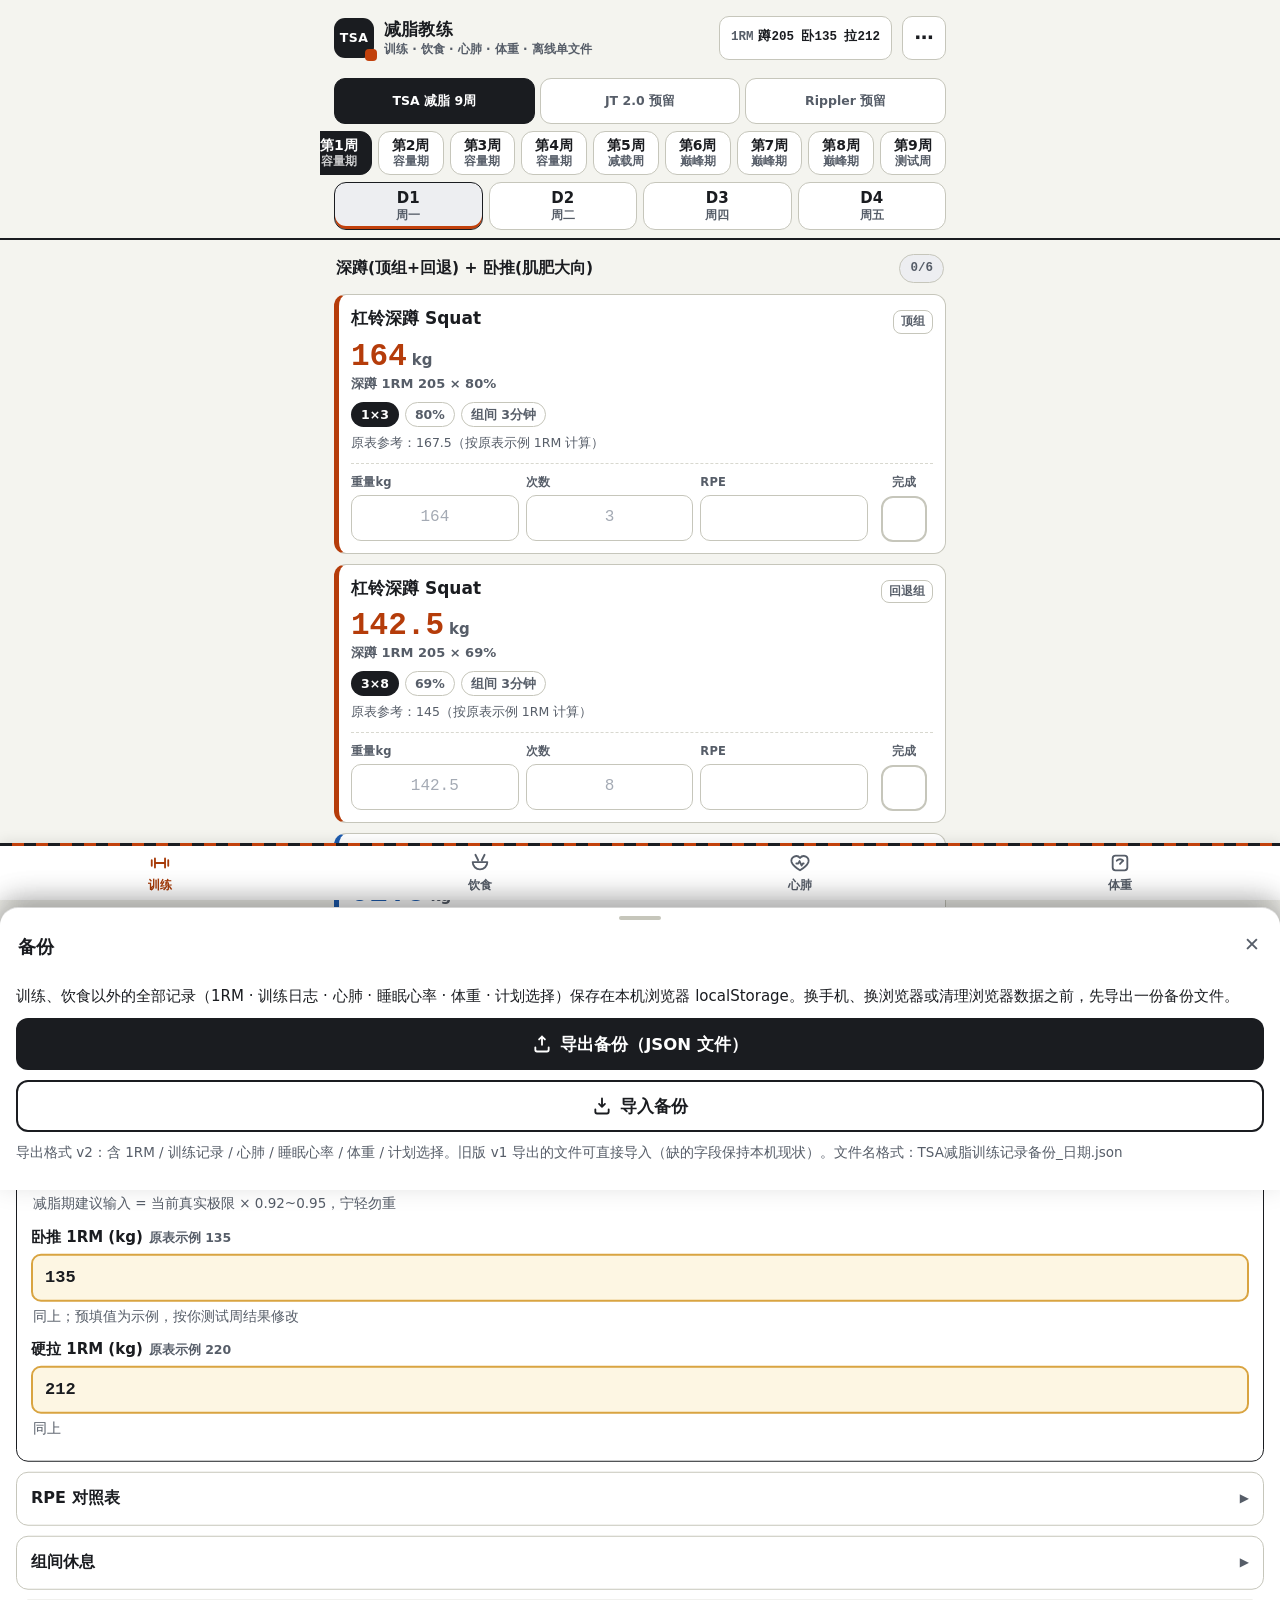
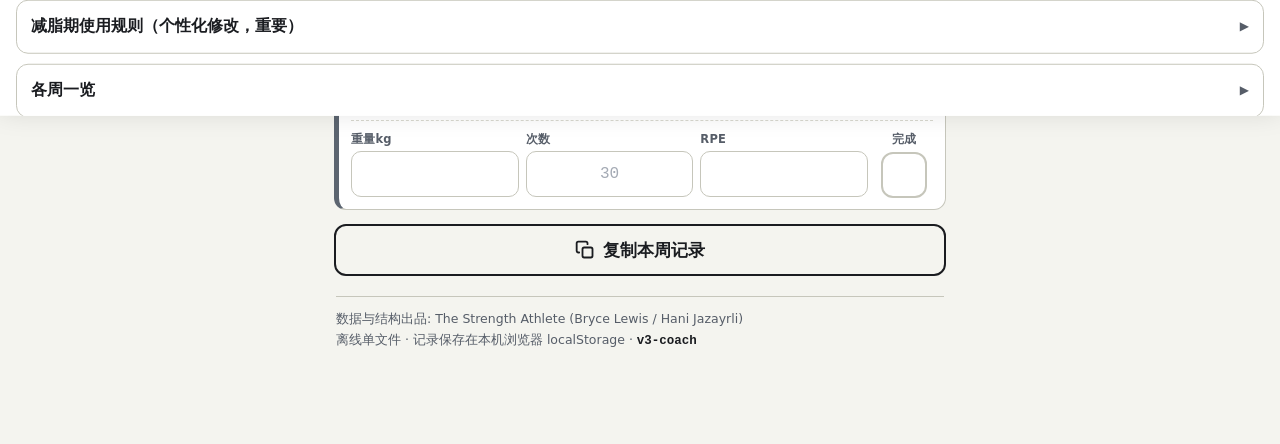
<file: index.html>
<!DOCTYPE html>
<html lang="zh-CN">
<head>
<meta charset="UTF-8">
<meta name="viewport" content="width=device-width, initial-scale=1, viewport-fit=cover">
<meta name="color-scheme" content="light">
<meta name="generator" content="build_html_v3 v3-coach">
<title>TSA 减脂教练 · 训练 饮食 心肺 体重</title>
<style>
/* TSA 减脂版训练表 v2-mobile — industrial "iron & chalk" design system
   Tokens: all colors/spacing/radii/typography flow from :root. */
:root {
  --bg: #f4f4ef;
  --card: #ffffff;
  --ink: #1a1c20;
  --ink2: #565d68;
  --line: #d8d8cf;
  --line2: #c6c6bb;
  --accent: #c2410c;
  --accent-deep: #a63a08;
  --squat: #b53c0a;
  --bench: #1d5cb0;
  --dead: #0a7a48;
  --aux: #5c6570;
  --soft: #edeef1;
  --ok: #0a7a48;
  --ok-bg: #eef8f2;
  --warn-bg: #fdf3e7;
  --warn-bd: #eacba4;
  --warn-tx: #7a3808;
  --rm-bg: #fdf6e3;
  --rm-bd: #d9a441;
  --rm-bd2: #b07d1e;
  --r-card: 12px;
  --font: system-ui, -apple-system, "PingFang SC", "HarmonyOS Sans SC", "Microsoft YaHei", "Noto Sans CJK SC", sans-serif;
  --mono: ui-monospace, "SF Mono", SFMono-Regular, Menlo, Consolas, "Liberation Mono", "Courier New", monospace;
}

* { box-sizing: border-box; margin: 0; padding: 0; -webkit-tap-highlight-color: rgba(194, 65, 12, .14); }
html { -webkit-text-size-adjust: 100%; }
body {
  font-family: var(--font);
  font-size: 15px;
  line-height: 1.55;
  color: var(--ink);
  background: var(--bg);
  padding-bottom: calc(84px + env(safe-area-inset-bottom, 0px));
  word-break: break-word;
  overflow-wrap: anywhere;
}
button, input, textarea { font: inherit; color: inherit; }
button, .chip, .dtab, .navbtn, input, label { touch-action: manipulation; }
:focus-visible { outline: 3px solid rgba(194, 65, 12, .5); outline-offset: 2px; }
input[type="number"]::-webkit-outer-spin-button,
input[type="number"]::-webkit-inner-spin-button { -webkit-appearance: none; margin: 0; }
input[type="number"] { -moz-appearance: textfield; appearance: textfield; }

/* ---------- page head (scrolls away) ---------- */
.pagehead {
  display: flex; align-items: center; gap: 10px;
  padding: 16px 14px 10px;
  max-width: 640px; margin: 0 auto;
}
.logo {
  flex: none; width: 40px; height: 40px;
  background: var(--ink); color: #fff;
  border-radius: 11px;
  display: grid; place-content: center;
  font-size: 12.5px; font-weight: 900; letter-spacing: .04em;
  position: relative;
}
.logo::after {
  content: ""; position: absolute; right: -3px; bottom: -3px;
  width: 12px; height: 12px; background: var(--accent); border-radius: 4px;
}
.brand { flex: 1; min-width: 0; }
.brand .t { font-size: 17px; font-weight: 900; letter-spacing: .01em; line-height: 1.3; }
.brand .s { font-size: 12px; color: var(--ink2); font-weight: 600; }
.rmjump {
  flex: none; min-height: 44px;
  border: 1.5px solid var(--line2); background: var(--card);
  border-radius: 10px; padding: 4px 11px;
  font-size: 12.5px; font-weight: 700; color: var(--ink2);
  font-family: var(--mono);
  cursor: pointer; display: flex; align-items: center; gap: 5px;
}
.rmjump b { color: var(--ink); font-weight: 800; }

/* ---------- sticky bar: week chips + day tabs ---------- */
.sticky {
  position: sticky; top: 0; z-index: 40;
  background: var(--bg);
  border-bottom: 2px solid var(--ink);
  padding: 6px 0 8px;
}
.chips {
  display: flex; gap: 6px;
  overflow-x: auto;
  max-width: 640px; margin: 0 auto;
  padding: 2px 14px 7px;
  scrollbar-width: none;
  -webkit-overflow-scrolling: touch;
  scroll-snap-type: x proximity;
}
.chips::-webkit-scrollbar { display: none; }
.chip {
  flex: 0 0 auto; min-height: 44px;
  display: flex; flex-direction: column; align-items: center; justify-content: center;
  padding: 4px 13px;
  border-radius: 12px;
  border: 1.5px solid var(--line2);
  background: var(--card);
  scroll-snap-align: center;
  cursor: pointer;
}
.chip .w { font-size: 14px; font-weight: 800; line-height: 1.25; }
.chip .p { font-size: 11.5px; color: var(--ink2); line-height: 1.3; font-weight: 600; }
.chip.on { background: var(--ink); border-color: var(--ink); }
.chip.on .w { color: #fff; }
.chip.on .p { color: rgba(255, 255, 255, .78); }
.chip:active, .dtab:active, .navbtn:active { transform: translateY(1px); }

.daytabs {
  display: grid; grid-template-columns: repeat(4, 1fr); gap: 6px;
  max-width: 640px; margin: 0 auto;
  padding: 0 14px;
}
.dtab {
  min-height: 48px;
  border: 1.5px solid var(--line2);
  background: var(--card);
  border-radius: 12px;
  display: flex; flex-direction: column; align-items: center; justify-content: center;
  gap: 1px; cursor: pointer;
}
.dtab .d { font-size: 15px; font-weight: 800; line-height: 1.2; }
.dtab .wd { font-size: 11.5px; color: var(--ink2); font-weight: 600; line-height: 1.25; }
.dtab.on { background: var(--soft); border-color: var(--ink); box-shadow: inset 0 -3px 0 var(--accent); }

/* ---------- main flow ---------- */
.view { max-width: 640px; margin: 0 auto; padding: 12px 14px 0; }
.dayhead { display: flex; align-items: center; gap: 10px; padding: 2px 2px 11px; }
.dayhead .core { flex: 1; min-width: 0; font-size: 15.5px; font-weight: 800; line-height: 1.45; overflow-wrap: anywhere; }
.prog {
  flex: none; font-size: 12.5px; font-weight: 800; font-family: var(--mono);
  background: var(--soft); border: 1.5px solid var(--line2); color: var(--ink2);
  padding: 4px 10px; border-radius: 999px;
}
.prog.done { background: var(--ok-bg); border-color: var(--ok); color: var(--ok); }

.cards { display: flex; flex-direction: column; gap: 10px; }
.card {
  background: var(--card);
  border: 1.5px solid var(--line2);
  border-left: 5px solid var(--aux);
  border-radius: var(--r-card);
  padding: 12px 12px 11px;
  animation: rise .3s both;
  animation-delay: calc(var(--i) * 45ms);
}
.card.squat { border-left-color: var(--squat); }
.card.bench { border-left-color: var(--bench); }
.card.dead { border-left-color: var(--dead); }
.card.rest { border-left-color: var(--aux); background: var(--soft); }
.card.rest .c-name { color: var(--ink2); }
.card.done { background: #f6faf7; }
.card.done .c-name { color: var(--ink2); }
.card.done .hero .num { opacity: .55; }
@keyframes rise { from { opacity: 0; transform: translateY(7px); } to { opacity: 1; transform: none; } }
@media (prefers-reduced-motion: reduce) { .card { animation: none; } }

.c-head { display: flex; align-items: flex-start; gap: 8px; }
.c-name { font-size: 17px; font-weight: 650; line-height: 1.4; flex: 1; min-width: 0; overflow-wrap: anywhere; }
.tag {
  flex: none; margin-top: 3px;
  font-size: 11.5px; font-weight: 800; color: var(--ink2);
  border: 1.5px solid var(--line2); border-radius: 8px; padding: 2px 7px;
}

.c-hero { margin: 5px 0 2px; }
.hero { display: flex; align-items: baseline; gap: 5px; }
.hero .num {
  font-family: var(--mono); font-variant-numeric: tabular-nums;
  font-size: 31px; font-weight: 900; line-height: 1.15;
  color: var(--squat);
}
.card.bench .hero .num { color: var(--bench); }
.card.dead .hero .num { color: var(--dead); }
.hero .num.free { color: var(--ink); }
.hero .unit { font-size: 15px; font-weight: 800; color: var(--ink2); }
.hero-sub { font-size: 13px; color: var(--ink2); font-weight: 600; line-height: 1.45; }
button.hero-sub.warn-missing {
  border: 0; background: none; padding: 2px 0;
  color: var(--accent-deep); font-weight: 800;
  text-decoration: underline; cursor: pointer;
  min-height: 32px; text-align: left;
}

.chips-row { display: flex; flex-wrap: wrap; gap: 6px; margin-top: 8px; }
.chips-row:empty { display: none; }
.mchip {
  font-size: 12.5px; font-weight: 800;
  background: var(--ink); color: #fff;
  border-radius: 999px; padding: 3px 10px;
}
.chipx {
  font-size: 12.5px; font-weight: 700; color: var(--ink2);
  border: 1.5px solid var(--line2); border-radius: 999px; padding: 2px 9px;
}
.chipx.cap { color: var(--accent-deep); border-color: var(--accent); background: var(--warn-bg); }

.orig { font-size: 12.5px; color: var(--ink2); margin-top: 7px; font-weight: 500; line-height: 1.5; }
.c-note {
  margin-top: 8px; font-size: 15px; line-height: 1.5;
  color: var(--warn-tx); background: var(--warn-bg);
  border: 1px solid var(--warn-bd);
  border-radius: 9px; padding: 7px 10px;
  overflow-wrap: anywhere;
}
.c-note.n { color: var(--ink2); background: var(--soft); border-color: transparent; }

.logrow {
  display: grid;
  grid-template-columns: minmax(0, 1fr) minmax(0, 1fr) minmax(0, 1fr) 58px;
  gap: 7px; margin-top: 10px; padding-top: 10px;
  border-top: 1.5px dashed var(--line);
}
.lg { display: flex; flex-direction: column; gap: 3px; min-width: 0; }
.lg > span { font-size: 11.5px; font-weight: 800; color: var(--ink2); letter-spacing: .02em; }
.lg input[type="number"] {
  width: 100%; min-height: 46px;
  border: 1.5px solid var(--line2); border-radius: 10px;
  background: #fff;
  font-size: 16px; font-weight: 700; font-family: var(--mono);
  padding: 4px 6px; text-align: center;
}
.lg input[type="number"]:focus { outline: 3px solid #f3c9a8; border-color: var(--accent-deep); }
.lg input[type="number"]::placeholder { color: #a4aab4; font-weight: 500; }
.lg input[type="number"][data-filled="1"] { border-color: var(--ok); background: var(--ok-bg); }
.lg.check { align-items: center; }
.lg.check input[type="checkbox"] {
  appearance: none; -webkit-appearance: none;
  width: 46px; height: 46px;
  border: 2px solid var(--line2); border-radius: 12px;
  background: #fff;
  display: grid; place-content: center;
  cursor: pointer; margin-top: 1px;
}
.lg.check input[type="checkbox"]:checked { background: var(--ok); border-color: var(--ok); animation: pop .16s; }
.lg.check input[type="checkbox"]:checked::after { content: "✓"; color: #fff; font-size: 22px; font-weight: 900; }
@keyframes pop { 50% { transform: scale(1.1); } }

.fallback-ta {
  width: 100%; min-height: 200px; margin: 10px 0;
  border: 1.5px solid var(--line2); border-radius: 10px;
  padding: 10px; font-family: var(--mono); font-size: 13px; line-height: 1.5;
}

.foot {
  margin: 20px 2px 8px; padding-top: 12px;
  border-top: 1.5px solid var(--line2);
  font-size: 12.5px; color: var(--ink2); line-height: 1.65;
}
.foot b { color: var(--ink); font-family: var(--mono); font-weight: 800; }

/* ---------- bottom nav (candy-stripe top edge = signature) ---------- */
.bnav {
  position: fixed; left: 0; right: 0; bottom: 0; z-index: 50;
  background: var(--card);
  box-shadow: 0 -2px 12px rgba(0, 0, 0, .09);
  padding-bottom: env(safe-area-inset-bottom, 0px);
}
.bnav::before {
  content: ""; display: block; height: 3px;
  background: repeating-linear-gradient(90deg, var(--ink) 0 12px, var(--accent) 12px 24px);
}
.bnav .row { display: grid; grid-template-columns: repeat(4, 1fr); }
.navbtn {
  min-height: 54px;
  display: flex; flex-direction: column; align-items: center; justify-content: center;
  gap: 2px;
  background: none; border: 0;
  color: var(--ink2);
  font-size: 12px; font-weight: 700;
  cursor: pointer;
}
.navbtn svg { width: 22px; height: 22px; stroke: currentColor; fill: none; stroke-width: 2; stroke-linecap: round; stroke-linejoin: round; }
.navbtn.on { color: var(--accent-deep); }

/* ---------- sheets ---------- */
.backdrop {
  position: fixed; inset: 0; z-index: 58;
  background: rgba(23, 25, 29, .45);
  opacity: 0; pointer-events: none; transition: opacity .22s;
}
.backdrop.show { opacity: 1; pointer-events: auto; }
.sheet {
  position: fixed; left: 0; right: 0; bottom: 0; z-index: 60;
  background: var(--card);
  border-radius: 18px 18px 0 0;
  transform: translateY(103%);
  transition: transform .26s cubic-bezier(.32, .72, .24, 1);
  max-height: 88vh;
  display: flex; flex-direction: column;
  box-shadow: 0 -8px 30px rgba(0, 0, 0, .18);
}
.sheet.open { transform: translateY(0); }
.sheet-grab { width: 42px; height: 4px; border-radius: 99px; background: var(--line2); margin: 8px auto 0; flex: none; }
.sheet-head { display: flex; align-items: center; gap: 10px; padding: 8px 18px 8px; flex: none; }
.sheet-head h2 { font-size: 18px; font-weight: 800; flex: 1; }
.sheet-x {
  width: 44px; height: 44px; margin: -6px -12px 0 0;
  border: 0; background: none;
  font-size: 19px; color: var(--ink2);
  display: grid; place-content: center; cursor: pointer;
}
.sheet-body {
  overflow-y: auto; -webkit-overflow-scrolling: touch;
  padding: 2px 16px calc(22px + env(safe-area-inset-bottom, 0px));
}

/* manual accordion sections */
.msec { border: 1.5px solid var(--line2); border-radius: 12px; margin: 10px 0; background: var(--card); overflow: hidden; }
.msec.open { border-color: var(--ink); }
.msec-h {
  width: 100%; min-height: 52px;
  display: flex; align-items: center; gap: 10px;
  padding: 10px 14px;
  background: none; border: 0; text-align: left;
  font-size: 16px; font-weight: 800;
  cursor: pointer;
}
.msec-h .chev { margin-left: auto; flex: none; color: var(--ink2); font-size: 12px; transition: transform .18s; }
.msec.open .msec-h .chev { transform: rotate(90deg); }
.msec-b { display: none; padding: 2px 14px 12px; }
.msec.open .msec-b { display: block; }
.msec-b p {
  font-size: 15px; line-height: 1.6;
  margin: 6px 0; padding: 7px 10px;
  background: var(--soft);
  border-left: 4px solid var(--ink);
  border-radius: 0 8px 8px 0;
  overflow-wrap: anywhere;
}
.msec-b p.warn { border-left-color: var(--accent); background: var(--warn-bg); color: var(--warn-tx); }
.msec-b p.plain { background: none; border: 0; padding: 4px 2px; color: var(--ink2); }

.rmrow { margin: 12px 0 4px; }
.rmrow label { display: flex; align-items: baseline; gap: 6px; flex-wrap: wrap; margin-bottom: 5px; }
.rmrow label .lb { font-size: 15px; font-weight: 800; }
.rmrow label .cap { font-size: 12.5px; color: var(--ink2); font-weight: 600; }
.rmrow input {
  width: 100%; min-height: 48px;
  border: 2px solid var(--rm-bd);
  background: var(--rm-bg);
  border-radius: 10px;
  padding: 6px 12px;
  font-size: 17px; font-weight: 800; font-family: var(--mono);
}
.rmrow input:focus { outline: 3px solid #f0c778; border-color: var(--rm-bd2); }
.rmrow .hint { font-size: 13.5px; color: var(--ink2); margin: 4px 2px 10px; line-height: 1.5; }

/* backup sheet */
.bdesc { font-size: 15px; line-height: 1.6; color: var(--ink); margin: 8px 0 4px; }
.bnote { font-size: 13.5px; line-height: 1.6; color: var(--ink2); margin: 8px 0 4px; }
.bigbtn {
  width: 100%; min-height: 52px;
  border: 0; border-radius: 12px;
  font-size: 16.5px; font-weight: 800;
  display: flex; align-items: center; justify-content: center; gap: 8px;
  cursor: pointer; margin: 10px 0;
}
.bigbtn.dark { background: var(--ink); color: #fff; }
.bigbtn.ghost { background: none; border: 2px solid var(--ink); color: var(--ink); }
.bigbtn:active { transform: translateY(1px); }
.bigbtn svg { width: 20px; height: 20px; stroke: currentColor; fill: none; stroke-width: 2.2; stroke-linecap: round; stroke-linejoin: round; }

/* toast */
.toast {
  position: fixed; left: 50%;
  bottom: calc(84px + env(safe-area-inset-bottom, 0px));
  transform: translateX(-50%);
  background: rgba(22, 24, 28, .94); color: #fff;
  font-size: 15px; font-weight: 700;
  padding: 11px 18px; border-radius: 999px;
  z-index: 99;
  opacity: 0; pointer-events: none; transition: opacity .25s;
  max-width: 88vw; text-align: center;
}
.toast.show { opacity: 1; }

/* ================= v3 additions — coach modules =================
   Same iron-&-chalk system: new tokens only extend :root; every new
   component reuses card / chip / seg / sheet primitives. */
:root {
  --alarm: #b3261e;
  --alarm-bg: #fcebe9;
  --alarm-bd: #e9b2ab;
  --alarm-tx: #7c2018;
}

main { max-width: 640px; margin: 0 auto; padding: 0 14px; }
.module { max-width: 640px; margin: 0 auto; padding: 12px 0 0; }

/* ---------- top-right more (⋯) button ---------- */
.morebtn {
  flex: none; width: 44px; height: 44px;
  border: 1.5px solid var(--line2); background: var(--card);
  border-radius: 10px;
  font-size: 19px; font-weight: 900; color: var(--ink);
  display: grid; place-content: center;
  cursor: pointer;
}
.morebtn:active { transform: translateY(1px); }

/* ---------- segmented control (program switcher / type / feel) ---------- */
.seg {
  display: grid; gap: 5px;
  max-width: 640px; margin: 0 auto;
  padding: 2px 14px 5px;
}
.seg.c2 { grid-template-columns: repeat(2, minmax(0, 1fr)); }
.seg.c3 { grid-template-columns: repeat(3, minmax(0, 1fr)); }
.segbtn {
  min-height: 46px;
  border: 1.5px solid var(--line2);
  background: var(--card);
  border-radius: 11px;
  font-size: 12.5px; font-weight: 800; color: var(--ink2);
  padding: 4px 5px; line-height: 1.3;
  overflow-wrap: anywhere;
  cursor: pointer;
}
.segbtn.on { background: var(--ink); border-color: var(--ink); color: #fff; }
.segbtn:active { transform: translateY(1px); }

/* ---------- module scaffolding ---------- */
.mhead { font-size: 18px; font-weight: 900; letter-spacing: .01em; padding: 2px 2px 4px; line-height: 1.35; }
.msub { font-size: 13px; color: var(--ink2); font-weight: 600; padding: 0 2px 10px; line-height: 1.5; }
.modfoot { margin: 20px 2px 8px; padding-top: 12px; border-top: 1.5px solid var(--line2); font-size: 12.5px; color: var(--ink2); line-height: 1.65; }

/* placeholder program card (JT / Rippler) */
.ph { background: var(--soft); }
.ph .hero-sub { margin-top: 4px; }

/* copy-week button at bottom of day cards */
.wkcopy { margin: 14px 0 4px; }

/* ---------- diet: week strip + meal cards ---------- */
.wstrip {
  display: grid; grid-template-columns: repeat(7, minmax(0, 1fr)); gap: 4px;
  max-width: 640px; margin: 0 auto;
  padding: 0 2px 10px;
}
.wday {
  min-height: 44px;
  border: 1.5px solid var(--line2);
  background: var(--card);
  border-radius: 9px;
  font-size: 11.5px; font-weight: 800; color: var(--ink2);
  padding: 3px 0 2px;
  cursor: pointer;
}
.wday.on { background: var(--soft); border-color: var(--ink); box-shadow: inset 0 -3px 0 var(--ok); }
.wday.today::after {
  content: ""; display: block; width: 5px; height: 5px;
  border-radius: 99px; background: var(--accent);
  margin: 2px auto 0;
}
.wday:active { transform: translateY(1px); }

.meal {
  background: var(--card);
  border: 1.5px solid var(--line2);
  border-left: 5px solid var(--ok);
  border-radius: var(--r-card);
  padding: 11px 12px 10px;
  animation: rise .3s both;
}
.meal .slot {
  display: inline-block;
  font-size: 11.5px; font-weight: 800; letter-spacing: .02em;
  color: #fff; background: var(--ok);
  border-radius: 7px; padding: 2px 8px;
  margin-bottom: 6px;
}
.meal .mtext { font-size: 15px; font-weight: 650; line-height: 1.5; overflow-wrap: anywhere; }
.meal .mrow { display: flex; flex-wrap: wrap; gap: 6px; margin-top: 7px; }
.meal .mnote { margin-top: 8px; font-size: 13.5px; color: var(--warn-tx); background: var(--warn-bg); border: 1px solid var(--warn-bd); border-radius: 9px; padding: 6px 10px; line-height: 1.5; overflow-wrap: anywhere; }

.rules {
  background: var(--card);
  border: 1.5px solid var(--line2);
  border-left: 5px solid var(--accent);
  border-radius: var(--r-card);
  padding: 11px 12px 9px;
  margin-top: 10px;
}
.rules h3 { font-size: 15.5px; font-weight: 800; margin: 2px 0 4px; }
.rules ul { list-style: none; }
.rules li {
  font-size: 15px; line-height: 1.55;
  margin: 5px 0; padding-left: 17px; position: relative;
  overflow-wrap: anywhere;
}
.rules li::before { content: "▸"; position: absolute; left: 1px; top: 0; color: var(--accent); font-weight: 900; }
.rules li.warn { color: var(--warn-tx); font-weight: 700; }
.rules li.warn::before { content: "!"; font-size: 13px; }

/* ---------- cardio / weight: forms + rows ---------- */
.form6 { display: grid; grid-template-columns: repeat(6, minmax(0, 1fr)); gap: 8px; margin-top: 8px; }
.form6 .c6 { grid-column: 1 / -1; }
.form6 .c2 { grid-column: span 2; }
.fg { display: flex; flex-direction: column; gap: 3px; min-width: 0; }
.fg > span { font-size: 11.5px; font-weight: 800; color: var(--ink2); letter-spacing: .02em; }
.fg input {
  width: 100%; min-height: 46px;
  border: 1.5px solid var(--line2); border-radius: 10px;
  background: #fff;
  font-size: 16px; font-weight: 700; font-family: var(--mono);
  padding: 4px 6px; text-align: center;
}
.fg input:focus { outline: 3px solid #f3c9a8; border-color: var(--accent-deep); }
.fg input[type="date"] { font-family: var(--font); text-align: left; padding: 4px 10px; font-weight: 700; }
.fg input[data-filled="1"] { border-color: var(--ok); background: var(--ok-bg); }
.frow { display: grid; grid-template-columns: minmax(0, 1fr) 132px; gap: 8px; }

.trend { display: flex; flex-direction: column; gap: 8px; margin-top: 8px; }
.trow {
  display: flex; flex-wrap: wrap; align-items: baseline; gap: 2px 10px;
  background: var(--card);
  border: 1.5px solid var(--line2);
  border-radius: 10px;
  padding: 8px 11px;
}
.trow .td { font-family: var(--mono); font-size: 13px; font-weight: 800; color: var(--ink); }
.trow .tt { font-size: 13px; font-weight: 800; color: var(--ink2); }
.trow .tv { font-family: var(--mono); font-size: 13.5px; font-weight: 800; color: var(--ink); }
.trow .tv.hot { color: var(--accent-deep); }
.trow .tf { margin-left: auto; font-size: 12px; font-weight: 800; color: var(--ink2); border: 1.5px solid var(--line2); border-radius: 999px; padding: 2px 9px; }
.trow .tf.good { color: var(--ok); border-color: var(--ok); }

.sparkwrap { background: var(--card); border: 1.5px solid var(--line2); border-radius: 10px; padding: 8px 10px 6px; margin-top: 8px; }
.sparkcap { font-size: 11.5px; font-weight: 800; color: var(--ink2); margin-bottom: 3px; }
.sparkcap b { color: var(--ink); font-family: var(--mono); }
svg.spark { width: 100%; height: 46px; display: block; }

.advice {
  display: flex; align-items: center; gap: 10px;
  background: var(--card);
  border: 1.5px solid var(--line2);
  border-left: 5px solid var(--accent);
  border-radius: var(--r-card);
  padding: 10px 12px;
}
.advice .chipst {
  flex: none;
  font-size: 14px; font-weight: 900; font-family: var(--mono);
  background: var(--ink); color: #fff;
  border-radius: 999px; padding: 6px 12px;
}
.advice.up .chipst { background: var(--ok); }
.advice.freeze .chipst { background: var(--alarm); }
.advice .why { font-size: 13.5px; color: var(--ink2); font-weight: 600; line-height: 1.5; }
.rulelines { font-size: 12px; color: var(--ink2); line-height: 1.7; margin-top: 6px; overflow-wrap: anywhere; }

/* ---------- red alarm cards (sleep HR / weight) ---------- */
.alarm {
  background: var(--alarm-bg);
  border: 1.5px solid var(--alarm-bd);
  border-left: 5px solid var(--alarm);
  border-radius: var(--r-card);
  padding: 10px 12px;
  margin-top: 10px;
  animation: rise .3s both;
}
.alarm .at { font-size: 15px; font-weight: 900; color: var(--alarm); margin-bottom: 3px; }
.alarm .ab { font-size: 14.5px; font-weight: 700; color: var(--alarm-tx); line-height: 1.55; overflow-wrap: anywhere; }

/* ---------- weight weekly table ---------- */
.wtable { margin-top: 8px; border: 1.5px solid var(--line2); border-radius: 10px; overflow: hidden; background: var(--card); }
.wrow {
  display: grid;
  grid-template-columns: minmax(0, 1.45fr) 28px minmax(0, 1fr) minmax(0, 1fr) minmax(0, 1.1fr);
  gap: 4px; align-items: center;
  padding: 8px 10px;
  border-bottom: 1px solid var(--line);
}
.wrow:last-child { border-bottom: 0; }
.wrow.hd { background: var(--soft); font-size: 11px; font-weight: 800; color: var(--ink2); padding: 6px 10px; }
.wrow .wl { font-size: 12.5px; font-weight: 700; overflow-wrap: anywhere; }
.wrow .wn { text-align: center; font-family: var(--mono); font-size: 12px; color: var(--ink2); }
.wrow .wm { text-align: center; font-family: var(--mono); font-size: 15px; font-weight: 800; }
.wrow .wd { text-align: center; font-family: var(--mono); font-size: 12.5px; font-weight: 800; }
.wrow .wd.down { color: var(--ok); }
.wrow .wd.up { color: var(--accent-deep); }
.wrow .wr { text-align: center; font-family: var(--mono); font-size: 12px; font-weight: 800; color: var(--ink2); }
.wrow .wr.down { color: var(--ok); }
.wrow .wr.up { color: var(--accent-deep); }

.empty {
  border: 1.5px dashed var(--line2);
  border-radius: var(--r-card);
  padding: 18px 14px;
  text-align: center;
  color: var(--ink2); font-size: 15px; font-weight: 600;
  background: var(--soft);
  margin-top: 10px;
  line-height: 1.6;
}

.statchips { display: flex; flex-wrap: wrap; gap: 6px; margin: 6px 0 2px; }

</style>
<link rel="manifest" href="manifest.webmanifest">
<meta name="theme-color" content="#17181c">
<link rel="icon" href="[data-uri]">
<script>if(location.protocol.startsWith('http')&&'serviceWorker' in navigator){window.addEventListener('load',function(){navigator.serviceWorker.register('sw.js').catch(function(){});});}</script>
</head>
<body>
<div class="pagehead">
  <div class="logo">TSA</div>
  <div class="brand">
    <div class="t">减脂教练</div>
    <div class="s">训练 · 饮食 · 心肺 · 体重 · 离线单文件</div>
  </div>
  <button class="rmjump" id="rmJump" type="button" aria-label="打开手册，设置三大项1RM">1RM <b id="rmSum"></b></button>
  <button class="morebtn" id="moreBtn" type="button" aria-label="手册与备份">⋯</button>
</div>

<header class="sticky" id="stickyBar">
  <div class="seg c3" id="progSeg" role="tablist" aria-label="选择计划"></div>
  <div class="chips" id="weekChips" role="tablist" aria-label="选择周"></div>
  <div class="daytabs" id="dayTabs" role="tablist" aria-label="选择训练日"></div>
</header>

<main id="view">
  <section class="module" id="tabTrain">
    <div class="dayhead" id="dayHead"></div>
    <div class="cards" id="cards"></div>
    <button class="bigbtn ghost wkcopy" id="btnCopyWeek" type="button">
      <svg viewBox="0 0 24 24" aria-hidden="true"><rect x="9" y="9" width="12" height="12" rx="2"/><path d="M5 15H4a2 2 0 01-2-2V4a2 2 0 012-2h9a2 2 0 012 2v1"/></svg>
      复制本周记录
    </button>
    <footer class="foot">
      <div>数据与结构出品: The Strength Athlete (Bryce Lewis / Hani Jazayrli)</div>
      <div>离线单文件 · 记录保存在本机浏览器 localStorage · <b>v3-coach</b></div>
    </footer>
  </section>

  <section class="module" id="tabDiet" hidden></section>
  <section class="module" id="tabCardio" hidden></section>
  <section class="module" id="tabWeight" hidden></section>
</main>

<nav class="bnav" id="bnav" aria-label="主导航">
  <div class="row">
    <button class="navbtn on" data-tab="train" type="button">
      <svg viewBox="0 0 24 24" aria-hidden="true"><path d="M3 9v6M6.5 7v10M17.5 7v10M21 9v6M6.5 12h11"/></svg>
      <span>训练</span>
    </button>
    <button class="navbtn" data-tab="diet" type="button">
      <svg viewBox="0 0 24 24" aria-hidden="true"><path d="M7 3l3 6M17 3l-3 6M4 11h16a8 8 0 01-16 0z"/></svg>
      <span>饮食</span>
    </button>
    <button class="navbtn" data-tab="cardio" type="button">
      <svg viewBox="0 0 24 24" aria-hidden="true"><path d="M12 20s-7.4-4.6-9.2-9A5.2 5.2 0 0112 6.6 5.2 5.2 0 0121.2 11c-1.8 4.4-9.2 9-9.2 9z"/><path d="M8 12.5h2.2l1.3-2.6 2.3 5 1.3-2.4H16"/></svg>
      <span>心肺</span>
    </button>
    <button class="navbtn" data-tab="weight" type="button">
      <svg viewBox="0 0 24 24" aria-hidden="true"><rect x="4" y="4" width="16" height="16" rx="3"/><path d="M8.5 9.5a4.7 4.7 0 017 0M12 13l2.6-2.7"/></svg>
      <span>体重</span>
    </button>
  </div>
</nav>

<div class="backdrop" id="backdrop"></div>

<section class="sheet" id="sheetMore" role="dialog" aria-label="更多">
  <div class="sheet-grab"></div>
  <div class="sheet-head">
    <h2>更多</h2>
    <button class="sheet-x" data-close="1" type="button" aria-label="关闭">✕</button>
  </div>
  <div class="sheet-body">
    <button class="bigbtn dark" id="mmManual" type="button">
      <svg viewBox="0 0 24 24" aria-hidden="true"><path d="M7 3h7l4 4v14H7z M14 3v4h4 M10 12h6M10 16h6"/></svg>
      手册
    </button>
    <button class="bigbtn ghost" id="mmBackup" type="button">
      <svg viewBox="0 0 24 24" aria-hidden="true"><path d="M12 3v10m0 0l-3.5-3.5M12 13l3.5-3.5 M4 16v3a2 2 0 002 2h12a2 2 0 002-2v-3"/></svg>
      备份
    </button>
    <p class="bnote">手册：1RM 设置 · RPE 对照 · 警报信号 · 饮食/心肺/体重规则。备份：导出/导入全部记录（JSON）。</p>
  </div>
</section>

<section class="sheet" id="sheetManual" role="dialog" aria-label="手册">
  <div class="sheet-grab"></div>
  <div class="sheet-head">
    <h2>手册</h2>
    <button class="sheet-x" data-close="1" type="button" aria-label="关闭手册">✕</button>
  </div>
  <div class="sheet-body" id="manualBody"></div>
</section>

<section class="sheet" id="sheetBackup" role="dialog" aria-label="备份">
  <div class="sheet-grab"></div>
  <div class="sheet-head">
    <h2>备份</h2>
    <button class="sheet-x" data-close="1" type="button" aria-label="关闭备份">✕</button>
  </div>
  <div class="sheet-body">
    <p class="bdesc">训练、饮食以外的全部记录（1RM · 训练日志 · 心肺 · 睡眠心率 · 体重 · 计划选择）保存在本机浏览器 localStorage。换手机、换浏览器或清理浏览器数据之前，先导出一份备份文件。</p>
    <button class="bigbtn dark" id="btnExport" type="button">
      <svg viewBox="0 0 24 24" aria-hidden="true"><path d="M12 13V3m0 0L8.5 6.5M12 3l3.5 3.5 M4 16v3a2 2 0 002 2h12a2 2 0 002-2v-3"/></svg>
      导出备份（JSON 文件）
    </button>
    <button class="bigbtn ghost" id="btnImport" type="button">
      <svg viewBox="0 0 24 24" aria-hidden="true"><path d="M12 3v10m0 0l-3.5-3.5M12 13l3.5-3.5 M4 16v3a2 2 0 002 2h12a2 2 0 002-2v-3"/></svg>
      导入备份
    </button>
    <p class="bnote">导出格式 v2：含 1RM / 训练记录 / 心肺 / 睡眠心率 / 体重 / 计划选择。旧版 v1 导出的文件可直接导入（缺的字段保持本机现状）。文件名格式：TSA减脂训练记录备份_日期.json</p>
  </div>
</section>

<div class="toast" id="toast" role="status" aria-live="polite"></div>
<input type="file" id="fileImport" accept=".json,application/json" hidden>

<script>
"use strict";
var DATA = {
 "programs": [
  {
   "intro": {
    "lines": [
     {
      "t": "h",
      "x": "TSA 9周中级力量举计划 v2.0（中文版）"
     },
     {
      "t": "h",
      "x": "出品: The Strength Athlete (Bryce Lewis / Hani Jazayrli) | 数据源自官方 v2.0"
     },
     {
      "t": "h",
      "x": "结构: W1-4容量期 → W5减载 → W6-8巅峰期 → W9测试周 | 每周4练: 深蹲2次/卧推3次/硬拉2次(含暂停拉)"
     },
     {
      "t": "h",
      "x": "第一步：在下方黄色格填入你的 1RM（kg），全表重量自动计算"
     },
     {
      "t": "h",
      "x": "深蹲 1RM (kg)"
     },
     {
      "t": "p",
      "x": "210"
     },
     {
      "t": "p",
      "x": "减脂期建议输入 = 当前真实极限 × 0.92~0.95，宁轻勿重"
     },
     {
      "t": "h",
      "x": "卧推 1RM (kg)"
     },
     {
      "t": "p",
      "x": "135"
     },
     {
      "t": "p",
      "x": "同上；预填值为示例，按你测试周结果修改"
     },
     {
      "t": "h",
      "x": "硬拉 1RM (kg)"
     },
     {
      "t": "p",
      "x": "220"
     },
     {
      "t": "p",
      "x": "同上"
     },
     {
      "t": "h",
      "x": "RPE 对照表"
     },
     {
      "t": "h",
      "x": "RPE 10 = 极限，再也做不了1次 | RPE 9 = 还能做1次 | RPE 8 = 还能做2次 | RPE 7 = 还能做3次"
     },
     {
      "t": "h",
      "x": "带 RPE 的组不指定重量：选一个做完后余力达标的重量。RPE 单次用爬坡法找：每把涨约5%，RPE逐把+1，到目标RPE为止"
     },
     {
      "t": "h",
      "x": "组间休息"
     },
     {
      "t": "h",
      "x": "主项顶组 3-5分钟 | 回退组/主项容量组 2-3分钟 | 辅助 60-90秒"
     },
     {
      "t": "h",
      "x": "减脂期使用规则（个性化修改，重要）"
     },
     {
      "t": "h",
      "x": "1. W6-8 巅峰期顶组 RPE 封顶 8-8.5（原计划的 @9 不做）；W9 第4天不测真极限，改做 RPE 8-9 重单次"
     },
     {
      "t": "h",
      "x": "2. 减脂期 1RM 输入值用真实极限的 92-95%，让整个标尺偏轻；两个周期之间不加重"
     },
     {
      "t": "h",
      "x": "3. 时间压缩: D3 辅助可砍到2个动作; D2 卧推 W1-4 可由5×4减为4×4"
     },
     {
      "t": "h",
      "x": "4. 肩部补充(置换不追加): D3 用站姿实力推 3×5-8 @RPE7 替换腿举; D2 结束加面拉 3×15-20"
     },
     {
      "t": "h",
      "x": "5. 警报信号: 同重量 RPE 连续两周明显变重 → 缩减缺口或插入维持周; 力量连降2-3周 → 回检饮食"
     },
     {
      "t": "h",
      "x": "各周一览"
     },
     {
      "t": "h",
      "x": "W1-4 容量期: 重量每周+2~3%，感觉应该'中等偏轻'，W1如果觉得重说明1RM输高了"
     },
     {
      "t": "h",
      "x": "W5 减载: 不许跳过——前4周攒的疲劳靠这周释放，巅峰期才出得来"
     },
     {
      "t": "h",
      "x": "W6-8 巅峰期: 顶组按RPE走，回退组按百分比走; W9 测试周: 前两天轻量，第3天休息，第4天测试"
     },
     {
      "t": "h",
      "x": "参考: 官方免费页 thestrengthathlete.com/freebies | 介绍 liftvault.com/programs/powerlifting/tsa-9-week-intermediate-program/"
     }
    ]
   },
   "weeks": [
    {
     "n": 1,
     "title": "第 1 周 — 容量期",
     "days": [
      {
       "title": "第 1 天 — 深蹲(顶组+回退) + 卧推(肌肥大向) — 建议周一",
       "ex": [
        {
         "name": "杠铃深蹲 Squat",
         "sets": "1×3",
         "intensity": "80%",
         "rest": "3分钟",
         "note": "顶组",
         "family": "squat",
         "pct": 80.0,
         "rpe": false,
         "orig": "167.5"
        },
        {
         "name": "杠铃深蹲 Squat",
         "sets": "3×8",
         "intensity": "69%",
         "rest": "3分钟",
         "note": "回退组",
         "family": "squat",
         "pct": 69.0,
         "rpe": false,
         "orig": "145"
        },
        {
         "name": "卧推 Bench Press",
         "sets": "3×8",
         "intensity": "69%",
         "rest": "2分钟",
         "note": "",
         "family": "bench",
         "pct": 69.0,
         "rpe": false,
         "orig": "92.5"
        },
        {
         "name": "窄距卧推 Close-Grip Bench",
         "sets": "3×6",
         "intensity": "RPE 7",
         "rest": "2分钟",
         "note": "",
         "family": "bench",
         "pct": null,
         "rpe": true,
         "orig": "按RPE自选"
        },
        {
         "name": "上斜哑铃划船(胸托) Incline Row",
         "sets": "4×10-12",
         "intensity": "RPE 7",
         "rest": "90秒",
         "note": "",
         "family": "none",
         "pct": null,
         "rpe": true,
         "orig": "按RPE自选"
        },
        {
         "name": "弹力带反向飞鸟 Band Pull-Apart",
         "sets": "3×30",
         "intensity": "",
         "rest": "60秒",
         "note": "",
         "family": "none",
         "pct": null,
         "rpe": false,
         "orig": ""
        }
       ]
      },
      {
       "title": "第 2 天 — 硬拉 + 卧推(爆发力向) — 建议周二",
       "ex": [
        {
         "name": "硬拉 Deadlift",
         "sets": "4×5",
         "intensity": "74%",
         "rest": "3分钟",
         "note": "",
         "family": "dead",
         "pct": 74.0,
         "rpe": false,
         "orig": "162.5"
        },
        {
         "name": "卧推 Bench Press",
         "sets": "5×4",
         "intensity": "72%",
         "rest": "2分钟",
         "note": "",
         "family": "bench",
         "pct": 72.0,
         "rpe": false,
         "orig": "97.5"
        },
        {
         "name": "潘德雷划船 Pendlay Row",
         "sets": "3×5-7",
         "intensity": "RPE 7.5",
         "rest": "90秒",
         "note": "",
         "family": "none",
         "pct": null,
         "rpe": true,
         "orig": "按RPE自选"
        },
        {
         "name": "罗马椅背屈伸 Back Extension",
         "sets": "3×10-12",
         "intensity": "RPE 7.5",
         "rest": "90秒",
         "note": "",
         "family": "none",
         "pct": null,
         "rpe": true,
         "orig": "按RPE自选"
        },
        {
         "name": "引体向上 Pull-Up",
         "sets": "3×10",
         "intensity": "RPE 8.5",
         "rest": "90秒",
         "note": "",
         "family": "none",
         "pct": null,
         "rpe": true,
         "orig": "按RPE自选"
        }
       ]
      },
      {
       "title": "第 3 天 — 深蹲(容量) + 辅助 — 建议周四",
       "ex": [
        {
         "name": "杠铃深蹲 Squat",
         "sets": "6×4",
         "intensity": "73%",
         "rest": "3分钟",
         "note": "",
         "family": "squat",
         "pct": 73.0,
         "rpe": false,
         "orig": "152.5"
        },
        {
         "name": "哑铃飞鸟 Chest Fly",
         "sets": "3×8-10",
         "intensity": "RPE 7",
         "rest": "90秒",
         "note": "",
         "family": "none",
         "pct": null,
         "rpe": true,
         "orig": "按RPE自选"
        },
        {
         "name": "腿举 Leg Press",
         "sets": "3×8-10",
         "intensity": "RPE 7.5",
         "rest": "90秒",
         "note": "",
         "family": "none",
         "pct": null,
         "rpe": true,
         "orig": "按RPE自选"
        },
        {
         "name": "上斜哑铃划船(胸托) Incline Row",
         "sets": "3×10-12",
         "intensity": "RPE 8",
         "rest": "90秒",
         "note": "",
         "family": "none",
         "pct": null,
         "rpe": true,
         "orig": "按RPE自选"
        },
        {
         "name": "哑铃侧平举 Lateral Raise",
         "sets": "3×12-15",
         "intensity": "RPE 7.5",
         "rest": "60秒",
         "note": "",
         "family": "none",
         "pct": null,
         "rpe": true,
         "orig": "按RPE自选"
        }
       ]
      },
      {
       "title": "第 4 天 — 卧推(单次+回退) + 暂停硬拉 — 建议周五",
       "ex": [
        {
         "name": "卧推 Bench Press",
         "sets": "1×1",
         "intensity": "RPE 7",
         "rest": "3分钟",
         "note": "顶组单次",
         "family": "bench",
         "pct": null,
         "rpe": true,
         "orig": "按RPE自选(约 120 kg)"
        },
        {
         "name": "卧推 Bench Press",
         "sets": "3×5",
         "intensity": "77%",
         "rest": "3分钟",
         "note": "回退组",
         "family": "bench",
         "pct": 77.0,
         "rpe": false,
         "orig": "105"
        },
        {
         "name": "暂停硬拉(离地约2.5cm停住) Paused Deadlift",
         "sets": "4×4",
         "intensity": "67%(硬拉1RM)",
         "rest": "3分钟",
         "note": "",
         "family": "dead",
         "pct": 67.0,
         "rpe": false,
         "orig": "147.5"
        },
        {
         "name": "抬腿卧推(无腿驱动) Legs-Up Bench",
         "sets": "3×6",
         "intensity": "RPE 7",
         "rest": "2分钟",
         "note": "",
         "family": "bench",
         "pct": null,
         "rpe": true,
         "orig": "按RPE自选"
        },
        {
         "name": "俯身杠铃划船 Bent-Over Row",
         "sets": "3×6-8",
         "intensity": "RPE 8",
         "rest": "90秒",
         "note": "",
         "family": "none",
         "pct": null,
         "rpe": true,
         "orig": "按RPE自选"
        },
        {
         "name": "高位下拉 Lat Pulldown",
         "sets": "3×10-12",
         "intensity": "RPE 8.5",
         "rest": "90秒",
         "note": "",
         "family": "none",
         "pct": null,
         "rpe": true,
         "orig": "按RPE自选"
        }
       ]
      }
     ]
    },
    {
     "n": 2,
     "title": "第 2 周 — 容量期",
     "days": [
      {
       "title": "第 1 天 — 深蹲(顶组+回退) + 卧推(肌肥大向) — 建议周一",
       "ex": [
        {
         "name": "杠铃深蹲 Squat",
         "sets": "1×3",
         "intensity": "82%",
         "rest": "3分钟",
         "note": "顶组",
         "family": "squat",
         "pct": 82.0,
         "rpe": false,
         "orig": "172.5"
        },
        {
         "name": "杠铃深蹲 Squat",
         "sets": "3×8",
         "intensity": "71%",
         "rest": "3分钟",
         "note": "回退组",
         "family": "squat",
         "pct": 71.0,
         "rpe": false,
         "orig": "150"
        },
        {
         "name": "卧推 Bench Press",
         "sets": "3×8",
         "intensity": "71%",
         "rest": "2分钟",
         "note": "",
         "family": "bench",
         "pct": 71.0,
         "rpe": false,
         "orig": "95"
        },
        {
         "name": "窄距卧推 Close-Grip Bench",
         "sets": "3×6",
         "intensity": "RPE 7.5",
         "rest": "2分钟",
         "note": "",
         "family": "bench",
         "pct": null,
         "rpe": true,
         "orig": "按RPE自选"
        },
        {
         "name": "上斜哑铃划船(胸托) Incline Row",
         "sets": "4×10-12",
         "intensity": "RPE 7",
         "rest": "90秒",
         "note": "",
         "family": "none",
         "pct": null,
         "rpe": true,
         "orig": "按RPE自选"
        },
        {
         "name": "弹力带反向飞鸟 Band Pull-Apart",
         "sets": "3×30",
         "intensity": "",
         "rest": "60秒",
         "note": "",
         "family": "none",
         "pct": null,
         "rpe": false,
         "orig": ""
        }
       ]
      },
      {
       "title": "第 2 天 — 硬拉 + 卧推(爆发力向) — 建议周二",
       "ex": [
        {
         "name": "硬拉 Deadlift",
         "sets": "5×5",
         "intensity": "77%",
         "rest": "3分钟",
         "note": "",
         "family": "dead",
         "pct": 77.0,
         "rpe": false,
         "orig": "170"
        },
        {
         "name": "卧推 Bench Press",
         "sets": "5×4",
         "intensity": "74%",
         "rest": "2分钟",
         "note": "",
         "family": "bench",
         "pct": 74.0,
         "rpe": false,
         "orig": "100"
        },
        {
         "name": "潘德雷划船 Pendlay Row",
         "sets": "3×5-7",
         "intensity": "RPE 7.5",
         "rest": "90秒",
         "note": "",
         "family": "none",
         "pct": null,
         "rpe": true,
         "orig": "按RPE自选"
        },
        {
         "name": "罗马椅背屈伸 Back Extension",
         "sets": "3×10-12",
         "intensity": "RPE 7.5",
         "rest": "90秒",
         "note": "",
         "family": "none",
         "pct": null,
         "rpe": true,
         "orig": "按RPE自选"
        },
        {
         "name": "引体向上 Pull-Up",
         "sets": "3×10",
         "intensity": "RPE 8.5",
         "rest": "90秒",
         "note": "",
         "family": "none",
         "pct": null,
         "rpe": true,
         "orig": "按RPE自选"
        }
       ]
      },
      {
       "title": "第 3 天 — 深蹲(容量) + 辅助 — 建议周四",
       "ex": [
        {
         "name": "杠铃深蹲 Squat",
         "sets": "6×4",
         "intensity": "75%",
         "rest": "3分钟",
         "note": "",
         "family": "squat",
         "pct": 75.0,
         "rpe": false,
         "orig": "157.5"
        },
        {
         "name": "哑铃飞鸟 Chest Fly",
         "sets": "3×8-10",
         "intensity": "RPE 7",
         "rest": "90秒",
         "note": "",
         "family": "none",
         "pct": null,
         "rpe": true,
         "orig": "按RPE自选"
        },
        {
         "name": "腿举 Leg Press",
         "sets": "3×8-10",
         "intensity": "RPE 7.5",
         "rest": "90秒",
         "note": "",
         "family": "none",
         "pct": null,
         "rpe": true,
         "orig": "按RPE自选"
        },
        {
         "name": "上斜哑铃划船(胸托) Incline Row",
         "sets": "3×10-12",
         "intensity": "RPE 8",
         "rest": "90秒",
         "note": "",
         "family": "none",
         "pct": null,
         "rpe": true,
         "orig": "按RPE自选"
        },
        {
         "name": "哑铃侧平举 Lateral Raise",
         "sets": "3×12-15",
         "intensity": "RPE 7.5",
         "rest": "60秒",
         "note": "",
         "family": "none",
         "pct": null,
         "rpe": true,
         "orig": "按RPE自选"
        }
       ]
      },
      {
       "title": "第 4 天 — 卧推(单次+回退) + 暂停硬拉 — 建议周五",
       "ex": [
        {
         "name": "卧推 Bench Press",
         "sets": "1×1",
         "intensity": "RPE 7.5",
         "rest": "3分钟",
         "note": "顶组单次",
         "family": "bench",
         "pct": null,
         "rpe": true,
         "orig": "按RPE自选(约 122.5 kg)"
        },
        {
         "name": "卧推 Bench Press",
         "sets": "3×5",
         "intensity": "79%",
         "rest": "3分钟",
         "note": "回退组",
         "family": "bench",
         "pct": 79.0,
         "rpe": false,
         "orig": "107.5"
        },
        {
         "name": "暂停硬拉(离地约2.5cm停住) Paused Deadlift",
         "sets": "4×4",
         "intensity": "69%(硬拉1RM)",
         "rest": "3分钟",
         "note": "",
         "family": "dead",
         "pct": 69.0,
         "rpe": false,
         "orig": "152.5"
        },
        {
         "name": "抬腿卧推(无腿驱动) Legs-Up Bench",
         "sets": "3×6",
         "intensity": "RPE 7.5",
         "rest": "2分钟",
         "note": "",
         "family": "bench",
         "pct": null,
         "rpe": true,
         "orig": "按RPE自选"
        },
        {
         "name": "俯身杠铃划船 Bent-Over Row",
         "sets": "3×6-8",
         "intensity": "RPE 8",
         "rest": "90秒",
         "note": "",
         "family": "none",
         "pct": null,
         "rpe": true,
         "orig": "按RPE自选"
        },
        {
         "name": "高位下拉 Lat Pulldown",
         "sets": "3×10-12",
         "intensity": "RPE 8.5",
         "rest": "90秒",
         "note": "",
         "family": "none",
         "pct": null,
         "rpe": true,
         "orig": "按RPE自选"
        }
       ]
      }
     ]
    },
    {
     "n": 3,
     "title": "第 3 周 — 容量期",
     "days": [
      {
       "title": "第 1 天 — 深蹲(顶组+回退) + 卧推(肌肥大向) — 建议周一",
       "ex": [
        {
         "name": "杠铃深蹲 Squat",
         "sets": "1×3",
         "intensity": "84%",
         "rest": "3分钟",
         "note": "顶组",
         "family": "squat",
         "pct": 84.0,
         "rpe": false,
         "orig": "177.5"
        },
        {
         "name": "杠铃深蹲 Squat",
         "sets": "3×7",
         "intensity": "73%",
         "rest": "3分钟",
         "note": "回退组",
         "family": "squat",
         "pct": 73.0,
         "rpe": false,
         "orig": "152.5"
        },
        {
         "name": "卧推 Bench Press",
         "sets": "4×7",
         "intensity": "73%",
         "rest": "2分钟",
         "note": "",
         "family": "bench",
         "pct": 73.0,
         "rpe": false,
         "orig": "97.5"
        },
        {
         "name": "窄距卧推 Close-Grip Bench",
         "sets": "3×6",
         "intensity": "RPE 8",
         "rest": "2分钟",
         "note": "",
         "family": "bench",
         "pct": null,
         "rpe": true,
         "orig": "按RPE自选"
        },
        {
         "name": "上斜哑铃划船(胸托) Incline Row",
         "sets": "4×10-12",
         "intensity": "RPE 7",
         "rest": "90秒",
         "note": "",
         "family": "none",
         "pct": null,
         "rpe": true,
         "orig": "按RPE自选"
        },
        {
         "name": "弹力带反向飞鸟 Band Pull-Apart",
         "sets": "3×30",
         "intensity": "",
         "rest": "60秒",
         "note": "",
         "family": "none",
         "pct": null,
         "rpe": false,
         "orig": ""
        }
       ]
      },
      {
       "title": "第 2 天 — 硬拉 + 卧推(爆发力向) — 建议周二",
       "ex": [
        {
         "name": "硬拉 Deadlift",
         "sets": "5×4",
         "intensity": "79%",
         "rest": "3分钟",
         "note": "",
         "family": "dead",
         "pct": 79.0,
         "rpe": false,
         "orig": "175"
        },
        {
         "name": "卧推 Bench Press",
         "sets": "5×4",
         "intensity": "76%",
         "rest": "2分钟",
         "note": "",
         "family": "bench",
         "pct": 76.0,
         "rpe": false,
         "orig": "102.5"
        },
        {
         "name": "潘德雷划船 Pendlay Row",
         "sets": "3×5-7",
         "intensity": "RPE 7.5",
         "rest": "90秒",
         "note": "",
         "family": "none",
         "pct": null,
         "rpe": true,
         "orig": "按RPE自选"
        },
        {
         "name": "引体向上 Pull-Up",
         "sets": "3×12",
         "intensity": "RPE 8.5",
         "rest": "90秒",
         "note": "",
         "family": "none",
         "pct": null,
         "rpe": true,
         "orig": "按RPE自选"
        },
        {
         "name": "罗马椅背屈伸 Back Extension",
         "sets": "3×10-12",
         "intensity": "RPE 7.5",
         "rest": "90秒",
         "note": "",
         "family": "none",
         "pct": null,
         "rpe": true,
         "orig": "按RPE自选"
        }
       ]
      },
      {
       "title": "第 3 天 — 深蹲(容量) + 辅助 — 建议周四",
       "ex": [
        {
         "name": "杠铃深蹲 Squat",
         "sets": "6×4",
         "intensity": "77%",
         "rest": "3分钟",
         "note": "",
         "family": "squat",
         "pct": 77.0,
         "rpe": false,
         "orig": "162.5"
        },
        {
         "name": "哑铃飞鸟 Chest Fly",
         "sets": "3×8-10",
         "intensity": "RPE 8",
         "rest": "90秒",
         "note": "",
         "family": "none",
         "pct": null,
         "rpe": true,
         "orig": "按RPE自选"
        },
        {
         "name": "腿举 Leg Press",
         "sets": "3×8-10",
         "intensity": "RPE 7.5",
         "rest": "90秒",
         "note": "",
         "family": "none",
         "pct": null,
         "rpe": true,
         "orig": "按RPE自选"
        },
        {
         "name": "上斜哑铃划船(胸托) Incline Row",
         "sets": "3×10-12",
         "intensity": "RPE 8",
         "rest": "90秒",
         "note": "",
         "family": "none",
         "pct": null,
         "rpe": true,
         "orig": "按RPE自选"
        },
        {
         "name": "哑铃侧平举 Lateral Raise",
         "sets": "3×12-15",
         "intensity": "RPE 7.5",
         "rest": "60秒",
         "note": "",
         "family": "none",
         "pct": null,
         "rpe": true,
         "orig": "按RPE自选"
        }
       ]
      },
      {
       "title": "第 4 天 — 卧推(单次+回退) + 暂停硬拉 — 建议周五",
       "ex": [
        {
         "name": "卧推 Bench Press",
         "sets": "1×1",
         "intensity": "RPE 8",
         "rest": "3分钟",
         "note": "顶组单次",
         "family": "bench",
         "pct": null,
         "rpe": true,
         "orig": "按RPE自选(约 125 kg)"
        },
        {
         "name": "卧推 Bench Press",
         "sets": "3×5",
         "intensity": "81%",
         "rest": "3分钟",
         "note": "回退组",
         "family": "bench",
         "pct": 81.0,
         "rpe": false,
         "orig": "110"
        },
        {
         "name": "暂停硬拉(离地约2.5cm停住) Paused Deadlift",
         "sets": "4×4",
         "intensity": "71%(硬拉1RM)",
         "rest": "3分钟",
         "note": "",
         "family": "dead",
         "pct": 71.0,
         "rpe": false,
         "orig": "155"
        },
        {
         "name": "抬腿卧推(无腿驱动) Legs-Up Bench",
         "sets": "3×6",
         "intensity": "RPE 8",
         "rest": "2分钟",
         "note": "",
         "family": "bench",
         "pct": null,
         "rpe": true,
         "orig": "按RPE自选"
        },
        {
         "name": "俯身杠铃划船 Bent-Over Row",
         "sets": "3×6-8",
         "intensity": "RPE 8",
         "rest": "90秒",
         "note": "",
         "family": "none",
         "pct": null,
         "rpe": true,
         "orig": "按RPE自选"
        },
        {
         "name": "高位下拉 Lat Pulldown",
         "sets": "3×10-12",
         "intensity": "RPE 8.5",
         "rest": "90秒",
         "note": "",
         "family": "none",
         "pct": null,
         "rpe": true,
         "orig": "按RPE自选"
        }
       ]
      }
     ]
    },
    {
     "n": 4,
     "title": "第 4 周 — 容量期",
     "days": [
      {
       "title": "第 1 天 — 深蹲(顶组+回退) + 卧推(肌肥大向) — 建议周一",
       "ex": [
        {
         "name": "杠铃深蹲 Squat",
         "sets": "1×3",
         "intensity": "86%",
         "rest": "3分钟",
         "note": "顶组",
         "family": "squat",
         "pct": 86.0,
         "rpe": false,
         "orig": "180"
        },
        {
         "name": "杠铃深蹲 Squat",
         "sets": "3×7",
         "intensity": "75%",
         "rest": "3分钟",
         "note": "回退组",
         "family": "squat",
         "pct": 75.0,
         "rpe": false,
         "orig": "157.5"
        },
        {
         "name": "卧推 Bench Press",
         "sets": "4×7",
         "intensity": "75%",
         "rest": "2分钟",
         "note": "",
         "family": "bench",
         "pct": 75.0,
         "rpe": false,
         "orig": "102.5"
        },
        {
         "name": "窄距卧推 Close-Grip Bench",
         "sets": "3×6",
         "intensity": "RPE 8.5",
         "rest": "2分钟",
         "note": "",
         "family": "bench",
         "pct": null,
         "rpe": true,
         "orig": "按RPE自选"
        },
        {
         "name": "上斜哑铃划船(胸托) Incline Row",
         "sets": "4×10-12",
         "intensity": "RPE 7",
         "rest": "90秒",
         "note": "",
         "family": "none",
         "pct": null,
         "rpe": true,
         "orig": "按RPE自选"
        },
        {
         "name": "弹力带反向飞鸟 Band Pull-Apart",
         "sets": "3×30",
         "intensity": "",
         "rest": "60秒",
         "note": "",
         "family": "none",
         "pct": null,
         "rpe": false,
         "orig": ""
        }
       ]
      },
      {
       "title": "第 2 天 — 硬拉 + 卧推(爆发力向) — 建议周二",
       "ex": [
        {
         "name": "硬拉 Deadlift",
         "sets": "6×4",
         "intensity": "81%",
         "rest": "3分钟",
         "note": "",
         "family": "dead",
         "pct": 81.0,
         "rpe": false,
         "orig": "177.5"
        },
        {
         "name": "卧推 Bench Press",
         "sets": "5×4",
         "intensity": "78%",
         "rest": "2分钟",
         "note": "",
         "family": "bench",
         "pct": 78.0,
         "rpe": false,
         "orig": "105"
        },
        {
         "name": "潘德雷划船 Pendlay Row",
         "sets": "3×5-7",
         "intensity": "RPE 7.5",
         "rest": "90秒",
         "note": "",
         "family": "none",
         "pct": null,
         "rpe": true,
         "orig": "按RPE自选"
        },
        {
         "name": "引体向上 Pull-Up",
         "sets": "3×12",
         "intensity": "RPE 8.5",
         "rest": "90秒",
         "note": "",
         "family": "none",
         "pct": null,
         "rpe": true,
         "orig": "按RPE自选"
        },
        {
         "name": "罗马椅背屈伸 Back Extension",
         "sets": "3×10-12",
         "intensity": "RPE 7.5",
         "rest": "90秒",
         "note": "",
         "family": "none",
         "pct": null,
         "rpe": true,
         "orig": "按RPE自选"
        }
       ]
      },
      {
       "title": "第 3 天 — 深蹲(容量) + 辅助 — 建议周四",
       "ex": [
        {
         "name": "杠铃深蹲 Squat",
         "sets": "6×4",
         "intensity": "79%",
         "rest": "3分钟",
         "note": "",
         "family": "squat",
         "pct": 79.0,
         "rpe": false,
         "orig": "165"
        },
        {
         "name": "哑铃飞鸟 Chest Fly",
         "sets": "3×8-10",
         "intensity": "RPE 8",
         "rest": "90秒",
         "note": "",
         "family": "none",
         "pct": null,
         "rpe": true,
         "orig": "按RPE自选"
        },
        {
         "name": "腿举 Leg Press",
         "sets": "3×8-10",
         "intensity": "RPE 7.5",
         "rest": "90秒",
         "note": "",
         "family": "none",
         "pct": null,
         "rpe": true,
         "orig": "按RPE自选"
        },
        {
         "name": "上斜哑铃划船(胸托) Incline Row",
         "sets": "3×10-12",
         "intensity": "RPE 8",
         "rest": "90秒",
         "note": "",
         "family": "none",
         "pct": null,
         "rpe": true,
         "orig": "按RPE自选"
        },
        {
         "name": "哑铃侧平举 Lateral Raise",
         "sets": "3×12-15",
         "intensity": "RPE 7.5",
         "rest": "60秒",
         "note": "",
         "family": "none",
         "pct": null,
         "rpe": true,
         "orig": "按RPE自选"
        }
       ]
      },
      {
       "title": "第 4 天 — 卧推(单次+回退) + 暂停硬拉 — 建议周五",
       "ex": [
        {
         "name": "卧推 Bench Press",
         "sets": "1×1",
         "intensity": "RPE 8.5",
         "rest": "3分钟",
         "note": "顶组单次",
         "family": "bench",
         "pct": null,
         "rpe": true,
         "orig": "按RPE自选(约 127.5 kg)"
        },
        {
         "name": "卧推 Bench Press",
         "sets": "3×5",
         "intensity": "84%",
         "rest": "3分钟",
         "note": "回退组",
         "family": "bench",
         "pct": 84.0,
         "rpe": false,
         "orig": "112.5"
        },
        {
         "name": "暂停硬拉(离地约2.5cm停住) Paused Deadlift",
         "sets": "4×4",
         "intensity": "73%(硬拉1RM)",
         "rest": "3分钟",
         "note": "",
         "family": "dead",
         "pct": 73.0,
         "rpe": false,
         "orig": "160"
        },
        {
         "name": "抬腿卧推(无腿驱动) Legs-Up Bench",
         "sets": "3×6",
         "intensity": "RPE 8.5",
         "rest": "2分钟",
         "note": "",
         "family": "bench",
         "pct": null,
         "rpe": true,
         "orig": "按RPE自选"
        },
        {
         "name": "俯身杠铃划船 Bent-Over Row",
         "sets": "3×6-8",
         "intensity": "RPE 8",
         "rest": "90秒",
         "note": "",
         "family": "none",
         "pct": null,
         "rpe": true,
         "orig": "按RPE自选"
        },
        {
         "name": "高位下拉 Lat Pulldown",
         "sets": "3×10-12",
         "intensity": "RPE 8.5",
         "rest": "90秒",
         "note": "",
         "family": "none",
         "pct": null,
         "rpe": true,
         "orig": "按RPE自选"
        }
       ]
      }
     ]
    },
    {
     "n": 5,
     "title": "第 5 周 — 减载周",
     "days": [
      {
       "title": "第 1 天 — 深蹲(顶组+回退) + 卧推(肌肥大向) — 建议周一",
       "ex": [
        {
         "name": "杠铃深蹲 Squat",
         "sets": "3×5",
         "intensity": "73%",
         "rest": "3分钟",
         "note": "",
         "family": "squat",
         "pct": 73.0,
         "rpe": false,
         "orig": "152.5"
        },
        {
         "name": "卧推 Bench Press",
         "sets": "3×6",
         "intensity": "73%",
         "rest": "2分钟",
         "note": "",
         "family": "bench",
         "pct": 73.0,
         "rpe": false,
         "orig": "97.5"
        },
        {
         "name": "窄距卧推 Close-Grip Bench",
         "sets": "2×5",
         "intensity": "RPE 7",
         "rest": "2分钟",
         "note": "",
         "family": "bench",
         "pct": null,
         "rpe": true,
         "orig": "按RPE自选"
        },
        {
         "name": "上斜哑铃划船(胸托) Incline Row",
         "sets": "4×10-12",
         "intensity": "RPE 7",
         "rest": "90秒",
         "note": "",
         "family": "none",
         "pct": null,
         "rpe": true,
         "orig": "按RPE自选"
        },
        {
         "name": "弹力带反向飞鸟 Band Pull-Apart",
         "sets": "3×30",
         "intensity": "",
         "rest": "60秒",
         "note": "",
         "family": "none",
         "pct": null,
         "rpe": false,
         "orig": ""
        }
       ]
      },
      {
       "title": "第 2 天 — 硬拉 + 卧推(爆发力向) — 建议周二",
       "ex": [
        {
         "name": "硬拉 Deadlift",
         "sets": "4×3",
         "intensity": "79%",
         "rest": "3分钟",
         "note": "",
         "family": "dead",
         "pct": 79.0,
         "rpe": false,
         "orig": "175"
        },
        {
         "name": "卧推 Bench Press",
         "sets": "5×4",
         "intensity": "78%",
         "rest": "2分钟",
         "note": "",
         "family": "bench",
         "pct": 78.0,
         "rpe": false,
         "orig": "105"
        },
        {
         "name": "潘德雷划船 Pendlay Row",
         "sets": "3×5-7",
         "intensity": "RPE 7.5",
         "rest": "90秒",
         "note": "",
         "family": "none",
         "pct": null,
         "rpe": true,
         "orig": "按RPE自选"
        },
        {
         "name": "罗马椅背屈伸 Back Extension",
         "sets": "3×10-12",
         "intensity": "RPE 7.5",
         "rest": "90秒",
         "note": "",
         "family": "none",
         "pct": null,
         "rpe": true,
         "orig": "按RPE自选"
        },
        {
         "name": "引体向上 Pull-Up",
         "sets": "3×10",
         "intensity": "RPE 8.5",
         "rest": "90秒",
         "note": "",
         "family": "none",
         "pct": null,
         "rpe": true,
         "orig": "按RPE自选"
        }
       ]
      },
      {
       "title": "第 3 天 — 深蹲(容量) + 辅助 — 建议周四",
       "ex": [
        {
         "name": "杠铃深蹲 Squat",
         "sets": "5×4",
         "intensity": "75%",
         "rest": "3分钟",
         "note": "",
         "family": "squat",
         "pct": 75.0,
         "rpe": false,
         "orig": "157.5"
        },
        {
         "name": "哑铃飞鸟 Chest Fly",
         "sets": "3×8-10",
         "intensity": "RPE 7",
         "rest": "90秒",
         "note": "",
         "family": "none",
         "pct": null,
         "rpe": true,
         "orig": "按RPE自选"
        },
        {
         "name": "腿举 Leg Press",
         "sets": "3×8-10",
         "intensity": "RPE 7.5",
         "rest": "90秒",
         "note": "",
         "family": "none",
         "pct": null,
         "rpe": true,
         "orig": "按RPE自选"
        },
        {
         "name": "上斜哑铃划船(胸托) Incline Row",
         "sets": "3×10-12",
         "intensity": "RPE 8",
         "rest": "90秒",
         "note": "",
         "family": "none",
         "pct": null,
         "rpe": true,
         "orig": "按RPE自选"
        },
        {
         "name": "哑铃侧平举 Lateral Raise",
         "sets": "3×12-15",
         "intensity": "RPE 7.5",
         "rest": "60秒",
         "note": "",
         "family": "none",
         "pct": null,
         "rpe": true,
         "orig": "按RPE自选"
        }
       ]
      },
      {
       "title": "第 4 天 — 卧推(单次+回退) + 暂停硬拉 — 建议周五",
       "ex": [
        {
         "name": "卧推 Bench Press",
         "sets": "3×4",
         "intensity": "78%",
         "rest": "3分钟",
         "note": "",
         "family": "bench",
         "pct": 78.0,
         "rpe": false,
         "orig": "105"
        },
        {
         "name": "暂停硬拉(离地约2.5cm停住) Paused Deadlift",
         "sets": "4×3",
         "intensity": "72%(硬拉1RM)",
         "rest": "3分钟",
         "note": "",
         "family": "dead",
         "pct": 72.0,
         "rpe": false,
         "orig": "157.5"
        },
        {
         "name": "抬腿卧推(无腿驱动) Legs-Up Bench",
         "sets": "2×5",
         "intensity": "RPE 8.5",
         "rest": "2分钟",
         "note": "",
         "family": "bench",
         "pct": null,
         "rpe": true,
         "orig": "按RPE自选"
        },
        {
         "name": "俯身杠铃划船 Bent-Over Row",
         "sets": "3×6-8",
         "intensity": "RPE 8",
         "rest": "90秒",
         "note": "",
         "family": "none",
         "pct": null,
         "rpe": true,
         "orig": "按RPE自选"
        },
        {
         "name": "高位下拉 Lat Pulldown",
         "sets": "3×10-12",
         "intensity": "RPE 8.5",
         "rest": "90秒",
         "note": "",
         "family": "none",
         "pct": null,
         "rpe": true,
         "orig": "按RPE自选"
        }
       ]
      }
     ]
    },
    {
     "n": 6,
     "title": "第 6 周 — 巅峰期",
     "days": [
      {
       "title": "第 1 天 — 深蹲(顶组+回退) + 卧推(肌肥大向) — 建议周一",
       "ex": [
        {
         "name": "杠铃深蹲 Squat",
         "sets": "1×1",
         "intensity": "RPE 6.5",
         "rest": "3分钟",
         "note": "顶组单次",
         "family": "squat",
         "pct": null,
         "rpe": true,
         "orig": "按RPE自选(约 185 kg)"
        },
        {
         "name": "杠铃深蹲 Squat",
         "sets": "5×3",
         "intensity": "85%",
         "rest": "3分钟",
         "note": "回退组",
         "family": "squat",
         "pct": 85.0,
         "rpe": false,
         "orig": "177.5"
        },
        {
         "name": "卧推 Bench Press",
         "sets": "4×6",
         "intensity": "75%",
         "rest": "2分钟",
         "note": "",
         "family": "bench",
         "pct": 75.0,
         "rpe": false,
         "orig": "102.5"
        },
        {
         "name": "窄距卧推 Close-Grip Bench",
         "sets": "3×5",
         "intensity": "RPE 7",
         "rest": "2分钟",
         "note": "",
         "family": "bench",
         "pct": null,
         "rpe": true,
         "orig": "按RPE自选"
        },
        {
         "name": "上斜哑铃划船(胸托) Incline Row",
         "sets": "4×10-12",
         "intensity": "RPE 7",
         "rest": "90秒",
         "note": "",
         "family": "none",
         "pct": null,
         "rpe": true,
         "orig": "按RPE自选"
        },
        {
         "name": "弹力带反向飞鸟 Band Pull-Apart",
         "sets": "3×30",
         "intensity": "",
         "rest": "60秒",
         "note": "",
         "family": "none",
         "pct": null,
         "rpe": false,
         "orig": ""
        }
       ]
      },
      {
       "title": "第 2 天 — 硬拉 + 卧推(爆发力向) — 建议周二",
       "ex": [
        {
         "name": "硬拉 Deadlift",
         "sets": "1×2",
         "intensity": "RPE 7",
         "rest": "3分钟",
         "note": "顶组",
         "family": "dead",
         "pct": null,
         "rpe": true,
         "orig": "按RPE自选(约 190 kg)"
        },
        {
         "name": "硬拉 Deadlift",
         "sets": "4×3",
         "intensity": "82%",
         "rest": "3分钟",
         "note": "回退组",
         "family": "dead",
         "pct": 82.0,
         "rpe": false,
         "orig": "180"
        },
        {
         "name": "卧推 Bench Press",
         "sets": "5×4",
         "intensity": "80%",
         "rest": "2分钟",
         "note": "",
         "family": "bench",
         "pct": 80.0,
         "rpe": false,
         "orig": "107.5"
        },
        {
         "name": "潘德雷划船 Pendlay Row",
         "sets": "3×5-7",
         "intensity": "RPE 7.5",
         "rest": "90秒",
         "note": "",
         "family": "none",
         "pct": null,
         "rpe": true,
         "orig": "按RPE自选"
        },
        {
         "name": "引体向上 Pull-Up",
         "sets": "3×12",
         "intensity": "RPE 8.5",
         "rest": "90秒",
         "note": "",
         "family": "none",
         "pct": null,
         "rpe": true,
         "orig": "按RPE自选"
        },
        {
         "name": "罗马椅背屈伸 Back Extension",
         "sets": "3×10-12",
         "intensity": "RPE 7.5",
         "rest": "90秒",
         "note": "",
         "family": "none",
         "pct": null,
         "rpe": true,
         "orig": "按RPE自选"
        }
       ]
      },
      {
       "title": "第 3 天 — 深蹲(容量) + 辅助 — 建议周四",
       "ex": [
        {
         "name": "杠铃深蹲 Squat",
         "sets": "5×4",
         "intensity": "76%",
         "rest": "3分钟",
         "note": "",
         "family": "squat",
         "pct": 76.0,
         "rpe": false,
         "orig": "160"
        },
        {
         "name": "哑铃飞鸟 Chest Fly",
         "sets": "3×8-10",
         "intensity": "RPE 7",
         "rest": "90秒",
         "note": "",
         "family": "none",
         "pct": null,
         "rpe": true,
         "orig": "按RPE自选"
        },
        {
         "name": "腿举 Leg Press",
         "sets": "3×8-10",
         "intensity": "RPE 7.5",
         "rest": "90秒",
         "note": "",
         "family": "none",
         "pct": null,
         "rpe": true,
         "orig": "按RPE自选"
        },
        {
         "name": "上斜哑铃划船(胸托) Incline Row",
         "sets": "3×10-12",
         "intensity": "RPE 8",
         "rest": "90秒",
         "note": "",
         "family": "none",
         "pct": null,
         "rpe": true,
         "orig": "按RPE自选"
        },
        {
         "name": "哑铃侧平举 Lateral Raise",
         "sets": "3×12-15",
         "intensity": "RPE 7.5",
         "rest": "60秒",
         "note": "",
         "family": "none",
         "pct": null,
         "rpe": true,
         "orig": "按RPE自选"
        }
       ]
      },
      {
       "title": "第 4 天 — 卧推(单次+回退) + 暂停硬拉 — 建议周五",
       "ex": [
        {
         "name": "卧推 Bench Press",
         "sets": "2×1",
         "intensity": "RPE 7",
         "rest": "3分钟",
         "note": "顶组单次×2",
         "family": "bench",
         "pct": null,
         "rpe": true,
         "orig": "按RPE自选(约 120 kg)"
        },
        {
         "name": "卧推 Bench Press",
         "sets": "3×4",
         "intensity": "81%",
         "rest": "3分钟",
         "note": "回退组",
         "family": "bench",
         "pct": 81.0,
         "rpe": false,
         "orig": "110"
        },
        {
         "name": "暂停硬拉(离地约2.5cm停住) Paused Deadlift",
         "sets": "5×3",
         "intensity": "74%(硬拉1RM)",
         "rest": "3分钟",
         "note": "",
         "family": "dead",
         "pct": 74.0,
         "rpe": false,
         "orig": "162.5"
        },
        {
         "name": "抬腿卧推(无腿驱动) Legs-Up Bench",
         "sets": "3×5",
         "intensity": "RPE 7",
         "rest": "2分钟",
         "note": "",
         "family": "bench",
         "pct": null,
         "rpe": true,
         "orig": "按RPE自选"
        },
        {
         "name": "俯身杠铃划船 Bent-Over Row",
         "sets": "3×6-8",
         "intensity": "RPE 8",
         "rest": "90秒",
         "note": "",
         "family": "none",
         "pct": null,
         "rpe": true,
         "orig": "按RPE自选"
        },
        {
         "name": "高位下拉 Lat Pulldown",
         "sets": "3×10-12",
         "intensity": "RPE 8.5",
         "rest": "90秒",
         "note": "",
         "family": "none",
         "pct": null,
         "rpe": true,
         "orig": "按RPE自选"
        }
       ]
      }
     ]
    },
    {
     "n": 7,
     "title": "第 7 周 — 巅峰期",
     "days": [
      {
       "title": "第 1 天 — 深蹲(顶组+回退) + 卧推(肌肥大向) — 建议周一",
       "ex": [
        {
         "name": "杠铃深蹲 Squat",
         "sets": "1×1",
         "intensity": "RPE 7.5",
         "rest": "3分钟",
         "note": "顶组单次",
         "family": "squat",
         "pct": null,
         "rpe": true,
         "orig": "按RPE自选(约 190 kg)"
        },
        {
         "name": "杠铃深蹲 Squat",
         "sets": "5×3",
         "intensity": "87%",
         "rest": "3分钟",
         "note": "回退组",
         "family": "squat",
         "pct": 87.0,
         "rpe": false,
         "orig": "182.5"
        },
        {
         "name": "卧推 Bench Press",
         "sets": "4×6",
         "intensity": "77%",
         "rest": "2分钟",
         "note": "",
         "family": "bench",
         "pct": 77.0,
         "rpe": false,
         "orig": "105"
        },
        {
         "name": "窄距卧推 Close-Grip Bench",
         "sets": "3×5",
         "intensity": "RPE 7",
         "rest": "2分钟",
         "note": "",
         "family": "bench",
         "pct": null,
         "rpe": true,
         "orig": "按RPE自选"
        },
        {
         "name": "上斜哑铃划船(胸托) Incline Row",
         "sets": "4×10-12",
         "intensity": "RPE 7",
         "rest": "90秒",
         "note": "",
         "family": "none",
         "pct": null,
         "rpe": true,
         "orig": "按RPE自选"
        },
        {
         "name": "弹力带反向飞鸟 Band Pull-Apart",
         "sets": "3×30",
         "intensity": "",
         "rest": "60秒",
         "note": "",
         "family": "none",
         "pct": null,
         "rpe": false,
         "orig": ""
        }
       ]
      },
      {
       "title": "第 2 天 — 硬拉 + 卧推(爆发力向) — 建议周二",
       "ex": [
        {
         "name": "硬拉 Deadlift",
         "sets": "1×1",
         "intensity": "RPE 8",
         "rest": "3分钟",
         "note": "顶组单次",
         "family": "dead",
         "pct": null,
         "rpe": true,
         "orig": "按RPE自选(约 202.5 kg)"
        },
        {
         "name": "硬拉 Deadlift",
         "sets": "5×2",
         "intensity": "84%",
         "rest": "3分钟",
         "note": "回退组",
         "family": "dead",
         "pct": 84.0,
         "rpe": false,
         "orig": "185"
        },
        {
         "name": "卧推 Bench Press",
         "sets": "5×4",
         "intensity": "82%",
         "rest": "2分钟",
         "note": "",
         "family": "bench",
         "pct": 82.0,
         "rpe": false,
         "orig": "110"
        },
        {
         "name": "潘德雷划船 Pendlay Row",
         "sets": "3×5-7",
         "intensity": "RPE 7.5",
         "rest": "90秒",
         "note": "",
         "family": "none",
         "pct": null,
         "rpe": true,
         "orig": "按RPE自选"
        },
        {
         "name": "引体向上 Pull-Up",
         "sets": "3×12",
         "intensity": "RPE 8.5",
         "rest": "90秒",
         "note": "",
         "family": "none",
         "pct": null,
         "rpe": true,
         "orig": "按RPE自选"
        },
        {
         "name": "罗马椅背屈伸 Back Extension",
         "sets": "3×10-12",
         "intensity": "RPE 7.5",
         "rest": "90秒",
         "note": "",
         "family": "none",
         "pct": null,
         "rpe": true,
         "orig": "按RPE自选"
        }
       ]
      },
      {
       "title": "第 3 天 — 深蹲(容量) + 辅助 — 建议周四",
       "ex": [
        {
         "name": "杠铃深蹲 Squat",
         "sets": "5×3",
         "intensity": "78%",
         "rest": "3分钟",
         "note": "",
         "family": "squat",
         "pct": 78.0,
         "rpe": false,
         "orig": "165"
        },
        {
         "name": "哑铃飞鸟 Chest Fly",
         "sets": "3×8-10",
         "intensity": "RPE 7",
         "rest": "90秒",
         "note": "",
         "family": "none",
         "pct": null,
         "rpe": true,
         "orig": "按RPE自选"
        },
        {
         "name": "腿举 Leg Press",
         "sets": "3×8-10",
         "intensity": "RPE 7.5",
         "rest": "90秒",
         "note": "",
         "family": "none",
         "pct": null,
         "rpe": true,
         "orig": "按RPE自选"
        },
        {
         "name": "上斜哑铃划船(胸托) Incline Row",
         "sets": "3×10-12",
         "intensity": "RPE 8",
         "rest": "90秒",
         "note": "",
         "family": "none",
         "pct": null,
         "rpe": true,
         "orig": "按RPE自选"
        },
        {
         "name": "哑铃侧平举 Lateral Raise",
         "sets": "3×12-15",
         "intensity": "RPE 7.5",
         "rest": "60秒",
         "note": "",
         "family": "none",
         "pct": null,
         "rpe": true,
         "orig": "按RPE自选"
        }
       ]
      },
      {
       "title": "第 4 天 — 卧推(单次+回退) + 暂停硬拉 — 建议周五",
       "ex": [
        {
         "name": "卧推 Bench Press",
         "sets": "2×1",
         "intensity": "RPE 8",
         "rest": "3分钟",
         "note": "顶组单次×2",
         "family": "bench",
         "pct": null,
         "rpe": true,
         "orig": "按RPE自选(约 125 kg)"
        },
        {
         "name": "卧推 Bench Press",
         "sets": "3×4",
         "intensity": "84%",
         "rest": "3分钟",
         "note": "回退组",
         "family": "bench",
         "pct": 84.0,
         "rpe": false,
         "orig": "112.5"
        },
        {
         "name": "暂停硬拉(离地约2.5cm停住) Paused Deadlift",
         "sets": "5×3",
         "intensity": "76%(硬拉1RM)",
         "rest": "3分钟",
         "note": "",
         "family": "dead",
         "pct": 76.0,
         "rpe": false,
         "orig": "167.5"
        },
        {
         "name": "抬腿卧推(无腿驱动) Legs-Up Bench",
         "sets": "3×5",
         "intensity": "RPE 7.5",
         "rest": "2分钟",
         "note": "",
         "family": "bench",
         "pct": null,
         "rpe": true,
         "orig": "按RPE自选"
        },
        {
         "name": "俯身杠铃划船 Bent-Over Row",
         "sets": "3×6-8",
         "intensity": "RPE 8",
         "rest": "90秒",
         "note": "",
         "family": "none",
         "pct": null,
         "rpe": true,
         "orig": "按RPE自选"
        },
        {
         "name": "高位下拉 Lat Pulldown",
         "sets": "3×10-12",
         "intensity": "RPE 8.5",
         "rest": "90秒",
         "note": "",
         "family": "none",
         "pct": null,
         "rpe": true,
         "orig": "按RPE自选"
        }
       ]
      }
     ]
    },
    {
     "n": 8,
     "title": "第 8 周 — 巅峰期",
     "days": [
      {
       "title": "第 1 天 — 深蹲(顶组+回退) + 卧推(肌肥大向) — 建议周一",
       "ex": [
        {
         "name": "杠铃深蹲 Squat",
         "sets": "1×1",
         "intensity": "RPE 8.5",
         "rest": "3分钟",
         "note": "顶组单次",
         "family": "squat",
         "pct": null,
         "rpe": true,
         "orig": "按RPE自选(约 197.5 kg)"
        },
        {
         "name": "杠铃深蹲 Squat",
         "sets": "5×2",
         "intensity": "89%",
         "rest": "3分钟",
         "note": "回退组",
         "family": "squat",
         "pct": 89.0,
         "rpe": false,
         "orig": "187.5"
        },
        {
         "name": "卧推 Bench Press",
         "sets": "4×5",
         "intensity": "79%",
         "rest": "2分钟",
         "note": "",
         "family": "bench",
         "pct": 79.0,
         "rpe": false,
         "orig": "107.5"
        },
        {
         "name": "窄距卧推 Close-Grip Bench",
         "sets": "3×5",
         "intensity": "RPE 7",
         "rest": "2分钟",
         "note": "",
         "family": "bench",
         "pct": null,
         "rpe": true,
         "orig": "按RPE自选"
        },
        {
         "name": "上斜哑铃划船(胸托) Incline Row",
         "sets": "4×10-12",
         "intensity": "RPE 7",
         "rest": "90秒",
         "note": "",
         "family": "none",
         "pct": null,
         "rpe": true,
         "orig": "按RPE自选"
        },
        {
         "name": "弹力带反向飞鸟 Band Pull-Apart",
         "sets": "3×30",
         "intensity": "",
         "rest": "60秒",
         "note": "",
         "family": "none",
         "pct": null,
         "rpe": false,
         "orig": ""
        }
       ]
      },
      {
       "title": "第 2 天 — 硬拉 + 卧推(爆发力向) — 建议周二",
       "ex": [
        {
         "name": "硬拉 Deadlift",
         "sets": "1×1",
         "intensity": "RPE 8.5",
         "rest": "3分钟",
         "note": "顶组单次",
         "family": "dead",
         "pct": null,
         "rpe": true,
         "orig": "按RPE自选(约 207.5 kg)"
        },
        {
         "name": "硬拉 Deadlift",
         "sets": "4×2",
         "intensity": "86%",
         "rest": "3分钟",
         "note": "回退组",
         "family": "dead",
         "pct": 86.0,
         "rpe": false,
         "orig": "190"
        },
        {
         "name": "卧推 Bench Press",
         "sets": "5×3",
         "intensity": "84%",
         "rest": "2分钟",
         "note": "",
         "family": "bench",
         "pct": 84.0,
         "rpe": false,
         "orig": "112.5"
        },
        {
         "name": "潘德雷划船 Pendlay Row",
         "sets": "3×5-7",
         "intensity": "RPE 7.5",
         "rest": "90秒",
         "note": "",
         "family": "none",
         "pct": null,
         "rpe": true,
         "orig": "按RPE自选"
        },
        {
         "name": "引体向上 Pull-Up",
         "sets": "3×12",
         "intensity": "RPE 8.5",
         "rest": "90秒",
         "note": "",
         "family": "none",
         "pct": null,
         "rpe": true,
         "orig": "按RPE自选"
        },
        {
         "name": "罗马椅背屈伸 Back Extension",
         "sets": "3×10-12",
         "intensity": "RPE 7.5",
         "rest": "90秒",
         "note": "",
         "family": "none",
         "pct": null,
         "rpe": true,
         "orig": "按RPE自选"
        }
       ]
      },
      {
       "title": "第 3 天 — 深蹲(容量) + 辅助 — 建议周四",
       "ex": [
        {
         "name": "杠铃深蹲 Squat",
         "sets": "5×3",
         "intensity": "80%",
         "rest": "3分钟",
         "note": "",
         "family": "squat",
         "pct": 80.0,
         "rpe": false,
         "orig": "167.5"
        },
        {
         "name": "哑铃飞鸟 Chest Fly",
         "sets": "3×8-10",
         "intensity": "RPE 7",
         "rest": "90秒",
         "note": "",
         "family": "none",
         "pct": null,
         "rpe": true,
         "orig": "按RPE自选"
        },
        {
         "name": "腿举 Leg Press",
         "sets": "3×8-10",
         "intensity": "RPE 7.5",
         "rest": "90秒",
         "note": "",
         "family": "none",
         "pct": null,
         "rpe": true,
         "orig": "按RPE自选"
        },
        {
         "name": "上斜哑铃划船(胸托) Incline Row",
         "sets": "3×10-12",
         "intensity": "RPE 8",
         "rest": "90秒",
         "note": "",
         "family": "none",
         "pct": null,
         "rpe": true,
         "orig": "按RPE自选"
        },
        {
         "name": "哑铃侧平举 Lateral Raise",
         "sets": "3×12-15",
         "intensity": "RPE 7.5",
         "rest": "60秒",
         "note": "",
         "family": "none",
         "pct": null,
         "rpe": true,
         "orig": "按RPE自选"
        }
       ]
      },
      {
       "title": "第 4 天 — 卧推(单次+回退) + 暂停硬拉 — 建议周五",
       "ex": [
        {
         "name": "卧推 Bench Press",
         "sets": "1×1",
         "intensity": "RPE 9(减脂期封顶8.5)",
         "rest": "3分钟",
         "note": "顶组单次",
         "family": "bench",
         "pct": null,
         "rpe": true,
         "orig": "按RPE自选(约 127.5 kg)"
        },
        {
         "name": "卧推 Bench Press",
         "sets": "4×3",
         "intensity": "86%",
         "rest": "3分钟",
         "note": "回退组",
         "family": "bench",
         "pct": 86.0,
         "rpe": false,
         "orig": "115"
        },
        {
         "name": "暂停硬拉(离地约2.5cm停住) Paused Deadlift",
         "sets": "5×2",
         "intensity": "78%(硬拉1RM)",
         "rest": "3分钟",
         "note": "",
         "family": "dead",
         "pct": 78.0,
         "rpe": false,
         "orig": "172.5"
        },
        {
         "name": "抬腿卧推(无腿驱动) Legs-Up Bench",
         "sets": "3×5",
         "intensity": "RPE 8",
         "rest": "2分钟",
         "note": "",
         "family": "bench",
         "pct": null,
         "rpe": true,
         "orig": "按RPE自选"
        },
        {
         "name": "俯身杠铃划船 Bent-Over Row",
         "sets": "3×6-8",
         "intensity": "RPE 8",
         "rest": "90秒",
         "note": "",
         "family": "none",
         "pct": null,
         "rpe": true,
         "orig": "按RPE自选"
        },
        {
         "name": "高位下拉 Lat Pulldown",
         "sets": "3×10-12",
         "intensity": "RPE 8.5",
         "rest": "90秒",
         "note": "",
         "family": "none",
         "pct": null,
         "rpe": true,
         "orig": "按RPE自选"
        }
       ]
      }
     ]
    },
    {
     "n": 9,
     "title": "第 9 周 — 测试周",
     "days": [
      {
       "title": "第 1 天 — 深蹲(顶组+回退) + 卧推(肌肥大向) — 建议周一",
       "ex": [
        {
         "name": "杠铃深蹲 Squat",
         "sets": "5×2",
         "intensity": "80%",
         "rest": "3分钟",
         "note": "",
         "family": "squat",
         "pct": 80.0,
         "rpe": false,
         "orig": "167.5"
        },
        {
         "name": "卧推 Bench Press",
         "sets": "5×4",
         "intensity": "81%",
         "rest": "2分钟",
         "note": "",
         "family": "bench",
         "pct": 81.0,
         "rpe": false,
         "orig": "110"
        },
        {
         "name": "窄距卧推 Close-Grip Bench",
         "sets": "3×5",
         "intensity": "轻重量",
         "rest": "2分钟",
         "note": "",
         "family": "bench",
         "pct": null,
         "rpe": false,
         "orig": ""
        },
        {
         "name": "暂停硬拉(离地约2.5cm停住) Paused Deadlift",
         "sets": "5×1",
         "intensity": "75%(硬拉1RM)",
         "rest": "3分钟",
         "note": "",
         "family": "dead",
         "pct": 75.0,
         "rpe": false,
         "orig": "165"
        },
        {
         "name": "弹力带反向飞鸟 Band Pull-Apart",
         "sets": "3×30",
         "intensity": "",
         "rest": "60秒",
         "note": "",
         "family": "none",
         "pct": null,
         "rpe": false,
         "orig": ""
        }
       ]
      },
      {
       "title": "第 2 天 — 硬拉 + 卧推(爆发力向) — 建议周二",
       "ex": [
        {
         "name": "卧推 Bench Press",
         "sets": "1×1",
         "intensity": "86%",
         "rest": "3分钟",
         "note": "开把练习",
         "family": "bench",
         "pct": 86.0,
         "rpe": false,
         "orig": "115"
        },
        {
         "name": "卧推 Bench Press",
         "sets": "5×3",
         "intensity": "78%",
         "rest": "3分钟",
         "note": "回退组",
         "family": "bench",
         "pct": 78.0,
         "rpe": false,
         "orig": "105"
        }
       ]
      },
      {
       "title": "第 3 天 — 深蹲(容量) + 辅助 — 建议周四",
       "ex": [
        {
         "name": "休息（测试前完全休息日）",
         "sets": "",
         "intensity": "",
         "rest": "",
         "note": "",
         "family": "none",
         "pct": null
        }
       ]
      },
      {
       "title": "第 4 天 — 卧推(单次+回退) + 暂停硬拉 — 建议周五",
       "ex": [
        {
         "name": "杠铃深蹲 Squat",
         "sets": "1×1",
         "intensity": "RPE 8-9",
         "rest": "3分钟",
         "note": "减脂期:加到RPE 8-9重单次即收工,不测真极限",
         "family": "squat",
         "pct": null,
         "rpe": true,
         "orig": "按RPE自选"
        },
        {
         "name": "卧推 Bench Press",
         "sets": "1×1",
         "intensity": "RPE 8-9",
         "rest": "3分钟",
         "note": "同上;非减脂期才按 开把90-92%→95-97%→新PR 流程测试",
         "family": "bench",
         "pct": null,
         "rpe": true,
         "orig": "按RPE自选"
        },
        {
         "name": "硬拉 Deadlift",
         "sets": "1×1",
         "intensity": "RPE 8-9",
         "rest": "3分钟",
         "note": "同上",
         "family": "dead",
         "pct": null,
         "rpe": true,
         "orig": "按RPE自选"
        }
       ]
      }
     ]
    }
   ],
   "total": 188,
   "id": "tsa",
   "name": "TSA 减脂 9周"
  },
  {
   "id": "jt20",
   "name": "JT 2.0 预留",
   "desc": "增肌块模板预留",
   "pending": "数据包待生成：减脂结束测试新 1RM 后自动接入"
  },
  {
   "id": "rippler",
   "name": "Rippler 预留",
   "desc": "峰值块模板预留",
   "pending": "数据包待生成：减脂结束测试新 1RM 后自动接入"
  }
 ]
};

var LS_1RM = "tsa_cut.1rm";
var LS_LOG = "tsa_cut.logs";
var LS_UI = "tsa_cut.ui";
var LS_PROG = "tsa_cut.program";
var LS_CARDIO = "tsa_cut.cardio";
var LS_SLEEP = "tsa_cut.sleep";
var LS_WEIGHT = "tsa_cut.weight";
var DEFAULT_RM = { squat: 205, bench: 135, dead: 212 };
var LIFTS = { squat: "rm-squat", bench: "rm-bench", dead: "rm-dead" };
var LIFT_NAME = { squat: "深蹲", bench: "卧推", dead: "硬拉" };

var SEED_CARDIO = [
  { d: "2026-08-31", t: "跑步", p: 7.0, a: 161, m: 182, f: "正常" },
  { d: "2026-09-01", t: "跑步", p: 7.0, a: 157, m: 175, f: "正常" },
  { d: "2026-09-05", t: "跑步", p: 7.0, a: 154, m: 173, f: "正常" },
  { d: "2026-09-07", t: "跑步", p: 7.1, a: 154, m: 173, f: "更轻松" },
  { d: "2026-09-08", t: "跑步", p: 7.1, a: 152, m: 170, f: "更轻松" }
];
var OLD_SEED_SIG = "8.5,8.5,8.5,8.6,8.7|161,157,154,154,152";
function cardioSig(arr) {
  if (!arr || arr.length !== 5) return "";
  return arr.map(function (x) { return x.p; }).join(",") + "|" + arr.map(function (x) { return x.a; }).join(",");
}
var SEED_SLEEP = [
  { d: "2026-09-07", v: 58 },
  { d: "2026-09-08", v: 54 }
];

var state = {
  logs: {},
  ui: { week: 1, day: 0 },
  program: null,
  tab: "train",
  cardio: [],
  sleep: [],
  weight: [],
  dietDay: 0,
  cdType: "跑步",
  cdFeel: "正常"
};

function $(s, elc) { return (elc || document).querySelector(s); }
function el(tag, cls, text) {
  var n = document.createElement(tag);
  if (cls) n.className = cls;
  if (text !== undefined && text !== null && text !== "") n.textContent = text;
  return n;
}

function get1RM() {
  var out = {};
  for (var k in LIFTS) {
    var v = parseFloat($("#" + LIFTS[k]).value);
    out[k] = isNaN(v) || v <= 0 ? 0 : v;
  }
  return out;
}

function round2_5(x) { return Math.round(x / 2.5) * 2.5; }

function computeWeight(ex, rm) {
  if (ex.rpe || !ex.pct || !ex.family || ex.family === "none") return null;
  var rmv = rm[ex.family];
  if (!rmv) return null;
  var raw = rmv * ex.pct / 100;
  var near = Math.round(raw);
  if (Math.abs(raw - near) < 1e-9) return near;
  return round2_5(raw);
}

function numFmt(w) {
  if (w === null || w === undefined) return "";
  return (w % 1 === 0) ? String(w) : w.toFixed(1);
}

function toast(msg) {
  var t = $("#toast");
  t.textContent = msg;
  t.classList.add("show");
  clearTimeout(t._tm);
  t._tm = setTimeout(function () { t.classList.remove("show"); }, 2200);
}

function saveLogs() {
  try { localStorage.setItem(LS_LOG, JSON.stringify(state.logs)); }
  catch (e) { toast("保存失败：浏览器存储不可用"); }
}
function loadLogs() {
  try {
    var raw = localStorage.getItem(LS_LOG);
    if (raw) state.logs = JSON.parse(raw) || {};
  } catch (e) { state.logs = {}; }
}
function save1RM() {
  try { localStorage.setItem(LS_1RM, JSON.stringify(get1RM())); }
  catch (e) {}
}
function load1RM() {
  try {
    var raw = localStorage.getItem(LS_1RM);
    if (!raw) return;
    var v = JSON.parse(raw);
    for (var k in LIFTS) {
      if (v && k in v && !isNaN(parseFloat(v[k]))) {
        $("#" + LIFTS[k]).value = v[k];
      }
    }
  } catch (e) {}
}
function saveUI() {
  try { localStorage.setItem(LS_UI, JSON.stringify(state.ui)); } catch (e) {}
}
function loadUI() {
  try {
    var raw = localStorage.getItem(LS_UI);
    if (!raw) return false;
    var v = JSON.parse(raw);
    if (!v) return false;
    if (v.week >= 1 && v.week <= DATA.weeks.length) state.ui.week = v.week;
    else return false;
    if (typeof v.day === "number" && v.day >= 0 && v.day < DATA.weeks[state.ui.week - 1].days.length) state.ui.day = v.day;
    return true;
  } catch (e) { return false; }
}
function inferWeekFromLogs() {
  var mx = 0;
  for (var k in state.logs) {
    var m = /^w(\d+)d/.exec(k);
    if (m) { var w = parseInt(m[1], 10); if (w > mx) mx = w; }
  }
  return mx || 1;
}

function loadJSON(key, fallback) {
  try {
    var raw = localStorage.getItem(key);
    if (raw) {
      var v = JSON.parse(raw);
      if (v !== null && v !== undefined) return v;
    }
  } catch (e) {}
  return fallback;
}
function saveJSON(key, val) {
  try { localStorage.setItem(key, JSON.stringify(val)); }
  catch (e) { toast("保存失败：浏览器存储不可用"); }
}

function curProgram() {
  for (var i = 0; i < DATA.programs.length; i++) {
    if (DATA.programs[i].id === state.program) return DATA.programs[i];
  }
  return DATA.programs[0];
}
function bindProgramData() {
  var p = curProgram();
  DATA.weeks = Array.isArray(p.weeks) ? p.weeks : [];
  DATA.intro = p.intro || { lines: [] };
}
function saveProgram() {
  try { localStorage.setItem(LS_PROG, JSON.stringify(state.program)); } catch (e) {}
}
function loadProgram() {
  var id = loadJSON(LS_PROG, null);
  for (var i = 0; i < DATA.programs.length; i++) {
    if (DATA.programs[i].id === id) { state.program = id; return; }
  }
  state.program = DATA.programs[0].id;
}
function seedNewStores() {
  if (localStorage.getItem(LS_CARDIO) === null) saveJSON(LS_CARDIO, SEED_CARDIO);
  else if (cardioSig(loadJSON(LS_CARDIO, [])) === OLD_SEED_SIG) saveJSON(LS_CARDIO, SEED_CARDIO);
  if (localStorage.getItem(LS_SLEEP) === null) saveJSON(LS_SLEEP, SEED_SLEEP);
  if (localStorage.getItem(LS_WEIGHT) === null) saveJSON(LS_WEIGHT, []);
}
function loadNewStores() {
  state.cardio = loadJSON(LS_CARDIO, []);
  state.sleep = loadJSON(LS_SLEEP, []);
  state.weight = loadJSON(LS_WEIGHT, []);
  if (!Array.isArray(state.cardio)) state.cardio = [];
  if (!Array.isArray(state.sleep)) state.sleep = [];
  if (!Array.isArray(state.weight)) state.weight = [];
}

function todayISO() {
  var d = new Date();
  var m = d.getMonth() + 1, dd = d.getDate();
  return d.getFullYear() + "-" + (m < 10 ? "0" + m : m) + "-" + (dd < 10 ? "0" + dd : dd);
}
function parseLocalDate(s) {
  if (typeof s !== "string") return null;
  var p = s.split("-");
  if (p.length !== 3) return null;
  var d = new Date(+p[0], +p[1] - 1, +p[2]);
  return isNaN(d.getTime()) ? null : d;
}
function fmtMD(s) {
  var d = parseLocalDate(s);
  if (!d) return s;
  return (d.getMonth() + 1) + "/" + d.getDate();
}


function logKey(w, d, i) { return "w" + w + "d" + d + "e" + i; }

function copyTextCompat(text, done) {
  var ta = document.createElement("textarea");
  ta.value = text;
  ta.setAttribute("readonly", "readonly");
  ta.style.position = "fixed";
  ta.style.top = "-1000px";
  ta.style.opacity = "0";
  document.body.appendChild(ta);
  ta.focus();
  ta.select();
  ta.setSelectionRange(0, text.length);
  var ok = false;
  try { ok = document.execCommand("copy"); } catch (e) { ok = false; }
  document.body.removeChild(ta);
  if (ok) { done(true); return; }
  if (navigator.clipboard && navigator.clipboard.writeText) {
    navigator.clipboard.writeText(text).then(function () { done(true); }, function () { done(false); });
  } else {
    done(false);
  }
}

function insertFallbackTA(text) {
  var ta = document.createElement("textarea");
  ta.value = text;
  ta.className = "fallback-ta";
  var view = $("#view");
  view.insertBefore(ta, view.firstChild);
  ta.focus();
  ta.select();
}

function copyWeek(wn) {
  var wk = DATA.weeks[wn - 1];
  var rm = get1RM();
  var lines = [];
  lines.push("【" + wk.title + "】");
  lines.push("1RM: 深蹲" + numFmt(rm.squat) + " / 卧推" + numFmt(rm.bench) + " / 硬拉" + numFmt(rm.dead) + " kg");
  for (var d = 0; d < wk.days.length; d++) {
    var day = wk.days[d];
    lines.push("");
    lines.push("◆ " + day.title);
    for (var i = 0; i < day.ex.length; i++) {
      var ex = day.ex[i];
      var key = logKey(wn, d, i);
      var rec = state.logs[key] || {};
      var target = computeWeight(ex, rm);
      var tStr = ex.rpe ? "按RPE自选" : (target === null ? "" : numFmt(target) + "kg");
      var line = "· " + ex.name + " " + ex.sets + " " + ex.intensity;
      if (tStr) line += " 目标" + tStr;
      line += " | 实际: 重量" + (rec.w || "–") + "kg 次数" + (rec.r || "–") + " RPE" + (rec.p || "–");
      if (rec.c === "1") line += " ✓完成";
      if (ex.rest) line += " 组间" + ex.rest;
      if (ex.note) line += " 备注:" + ex.note;
      lines.push(line);
    }
  }
  var text = lines.join("\n");
  copyTextCompat(text, function (ok) {
    toast(ok ? ("已复制本周记录（第" + wn + "周）到剪贴板") : "复制失败，请长按下方文本手动复制");
    if (!ok) insertFallbackTA(text);
  });
}

function doExport() {
  var payload = {
    app: "tsa-cut",
    version: 2,
    exportedAt: new Date().toISOString(),
    onerm: get1RM(),
    logs: state.logs,
    cardio: state.cardio,
    sleep: state.sleep,
    weight: state.weight,
    program: state.program
  };
  var text = JSON.stringify(payload, null, 1);
  try {
    var blob = new Blob([text], { type: "application/json" });
    var url = URL.createObjectURL(blob);
    var a = document.createElement("a");
    a.href = url;
    a.download = "TSA减脂训练记录备份_" + new Date().toISOString().slice(0, 10) + ".json";
    document.body.appendChild(a);
    a.click();
    document.body.removeChild(a);
    setTimeout(function () { URL.revokeObjectURL(url); }, 4000);
    toast("备份文件已开始下载");
  } catch (e) {
    insertFallbackTA(text);
    toast("下载不可用，请手动复制下方JSON文本保存");
  }
}

function doImport(file) {
  var reader = new FileReader();
  reader.onload = function () {
    try {
      var obj = JSON.parse(reader.result);
      if (!obj || typeof obj !== "object" ||
          (!obj.logs && !obj.onerm && !obj.cardio && !obj.sleep && !obj.weight && !obj.program)) {
        toast("导入失败：不是有效的备份文件");
        return;
      }
      if (obj.onerm) {
        for (var k in LIFTS) {
          if (k in obj.onerm && !isNaN(parseFloat(obj.onerm[k]))) {
            $("#" + LIFTS[k]).value = obj.onerm[k];
          }
        }
        save1RM();
      }
      if (obj.logs && typeof obj.logs === "object") {
        state.logs = obj.logs;
        saveLogs();
      }
      if (Array.isArray(obj.cardio)) {
        state.cardio = obj.cardio;
        saveJSON(LS_CARDIO, state.cardio);
      }
      if (Array.isArray(obj.sleep)) {
        state.sleep = obj.sleep;
        saveJSON(LS_SLEEP, state.sleep);
      }
      if (Array.isArray(obj.weight)) {
        state.weight = obj.weight;
        saveJSON(LS_WEIGHT, state.weight);
      }
      if (typeof obj.program === "string") {
        for (var pi = 0; pi < DATA.programs.length; pi++) {
          if (DATA.programs[pi].id === obj.program) {
            state.program = obj.program;
            saveProgram();
            break;
          }
        }
      }
      bindProgramData();
      refreshAllViews();
      toast("导入成功：1RM 与训练记录已恢复" + (obj.version >= 2 ? "，心肺/睡眠/体重已同步" : "（旧版文件，其余保持本机现状）"));
    } catch (e) {
      toast("导入失败：JSON 解析错误");
    }
  };
  reader.onerror = function () { toast("导入失败：无法读取文件"); };
  reader.readAsText(file);
}


var WEEKDAY_CN = ["周日", "周一", "周二", "周三", "周四", "周五", "周六"];

var MEAL_BENTO = "爱人便当（2掌肉 + 1拳饭 + ≥2拳菜）";
var MEAL_BENTO_K = "1000-1180kcal";
var MEAL_BENTO_P = "蛋白 70-85g";

var MEAL_TPL = {
  1: { slots: [
    { s: "早", t: "果干", k: "~100kcal" },
    { s: "午", t: MEAL_BENTO, k: MEAL_BENTO_K, p: MEAL_BENTO_P },
    { s: "跑后", t: "即食鸡胸 100g", k: "120-130kcal", p: "蛋白 22-26g" },
    { s: "回家", t: "鸡胸肠 120-140g（含+2根补丁）+ 坚果 5-8粒" }
  ] },
  3: { slots: [
    { s: "早", t: "果干", k: "~100kcal" },
    { s: "午", t: MEAL_BENTO, k: MEAL_BENTO_K, p: MEAL_BENTO_P },
    { s: "回家", t: "鸡胸肠 120-140g + 坚果 + 水煮蛋 2枚" }
  ], note: "无晚饭；中午爬楼机，无加餐。" },
  5: { slots: [
    { s: "早", t: "果干", k: "~100kcal" },
    { s: "午", t: MEAL_BENTO, k: MEAL_BENTO_K, p: MEAL_BENTO_P },
    { s: "跑后", t: "不吃鸡胸" },
    { s: "回家", t: "鸡胸肠 80-100g + 坚果" },
    { s: "晚饭", t: "社交晚饭：蛋白件全吃 · 酱料减半 · 酒尽量少" }
  ] },
  6: { slots: [ { s: "周末", t: "周末结构（含一顿cheat）", k: "2600-3000kcal" } ] },
  7: { slots: [ { s: "周末", t: "周末结构（含一顿cheat）", k: "2600-3000kcal" } ] }
};
MEAL_TPL[2] = MEAL_TPL[1];
MEAL_TPL[4] = MEAL_TPL[1];

var DIET_RULES = [
  "便当肉规则：逼过油的肥切 2掌 / 带酱带汁的肥切 1.5掌 / 瘦切 2掌 / 汁不浇饭",
  "训练日 +2根肠补丁：+53kcal / +9.1g 蛋白",
  "坚果 ≤8 粒，数着吃",
  "周均 ~2000-2100kcal → 每月掉 4.5-5% 体重",
  "警报①：体重连续 2 周周均掉 >1.2kg → 加奶或加蛋，不动训练量",
  "警报②：睡眠心率连续 3 天 ≥60 → 同前或跑步改快走",
  "警报③：TSA 连续 3 周重量掉 → 先查便当肉量"
];

var CARDIO_RULE_LINES = [
  "跑法: 渐进10min(持速−1.0→持速) + 持速10min + cooldown 2min; 均值含全程",
  "提档 = 持速与渐进起点同时 +0.1",
  "体感=费劲 → 冻结配速",
  "峰值HR ≥175 → 本次降速",
  "末尾连续 ≥2 次均值HR ≤150 → 可提 0.1",
  "均值HR 155-158 且配速较前次上调 → hold 2-3 次",
  "其余 → 维持当前配速"
];

var WEIGHT_RULE_LINES = [
  "按周一~周日自然周汇总周均（看周均不看单日）",
  "掉速换算 %/月 =（本周均 − 上周均）/ 上周均 × 4.33 × 100",
  "警报：连续 2 个完整周每周掉 >1.2kg → 加奶/加蛋, 不动训练量"
];

function phaseOf(t) {
  var i = t.indexOf("—");
  return i >= 0 ? t.slice(i + 1).trim() : "";
}

function dayParts(t) {
  var core = t, wd = "";
  var m = /—\s*建议(周[一二三四五六日])\s*$/.exec(t);
  if (m) { wd = m[1]; core = t.slice(0, m.index).trim(); }
  core = core.replace(/^第\s*\d+\s*天\s*—\s*/, "").trim();
  return { core: core, wd: wd };
}

function renderChips() {
  var strip = $("#weekChips");
  strip.textContent = "";
  DATA.weeks.forEach(function (wk) {
    var c = el("button", "chip" + (wk.n === state.ui.week ? " on" : ""));
    c.type = "button";
    c.setAttribute("role", "tab");
    c.appendChild(el("span", "w", "第" + wk.n + "周"));
    c.appendChild(el("span", "p", phaseOf(wk.title)));
    c.addEventListener("click", function () { selectWeek(wk.n); });
    strip.appendChild(c);
  });
  centerChip();
}

function centerChip() {
  var strip = $("#weekChips");
  var c = strip.querySelector(".chip.on");
  if (!c) return;
  strip.scrollLeft = c.offsetLeft - (strip.clientWidth - c.offsetWidth) / 2;
}

function renderTabs() {
  var days = DATA.weeks[state.ui.week - 1].days;
  if (state.ui.day >= days.length) state.ui.day = 0;
  var box = $("#dayTabs");
  box.textContent = "";
  days.forEach(function (day, d) {
    var p = dayParts(day.title);
    var b = el("button", "dtab" + (d === state.ui.day ? " on" : ""));
    b.type = "button";
    b.setAttribute("role", "tab");
    b.appendChild(el("span", "d", "D" + (d + 1)));
    b.appendChild(el("span", "wd", p.wd || ("第" + (d + 1) + "天")));
    b.addEventListener("click", function () { selectDay(d); });
    box.appendChild(b);
  });
}

function selectWeek(n) {
  if (n === state.ui.week) return;
  state.ui.week = n;
  state.ui.day = 0;
  saveUI();
  renderChips();
  renderTabs();
  renderDay();
  window.scrollTo(0, 0);
}

function selectDay(d) {
  if (d === state.ui.day) return;
  state.ui.day = d;
  saveUI();
  renderTabs();
  renderDay();
  window.scrollTo(0, 0);
}

function bumpWeekIfForward(w) {
  if (w > state.ui.week && w <= DATA.weeks.length) {
    state.ui.week = w;
    saveUI();
    renderChips();
  }
}

function buildProgSeg() {
  var seg = $("#progSeg");
  seg.textContent = "";
  DATA.programs.forEach(function (p) {
    var b = el("button", "segbtn" + (p.id === state.program ? " on" : ""));
    b.type = "button";
    b.setAttribute("role", "tab");
    b.setAttribute("aria-selected", p.id === state.program ? "true" : "false");
    b.textContent = p.name;
    b.addEventListener("click", function () { selectProgram(p.id); });
    seg.appendChild(b);
  });
}

function selectProgram(id) {
  if (id === state.program) return;
  state.program = id;
  saveProgram();
  bindProgramData();
  if (DATA.weeks.length) {
    if (state.ui.week < 1 || state.ui.week > DATA.weeks.length) { state.ui.week = 1; state.ui.day = 0; }
    if (state.ui.day >= DATA.weeks[state.ui.week - 1].days.length) state.ui.day = 0;
    saveUI();
  }
  buildProgSeg();
  renderProgramView();
}

function renderProgramView() {
  var hasWeeks = DATA.weeks.length > 0;
  $("#weekChips").hidden = !hasWeeks;
  $("#dayTabs").hidden = !hasWeeks;
  $("#dayHead").hidden = !hasWeeks;
  $("#btnCopyWeek").hidden = !hasWeeks;
  if (hasWeeks) {
    if (state.ui.week < 1 || state.ui.week > DATA.weeks.length) { state.ui.week = 1; state.ui.day = 0; }
    renderChips();
    renderTabs();
    renderDay();
  } else {
    $("#dayHead").textContent = "";
    var box = $("#cards");
    box.textContent = "";
    var p = curProgram();
    var card = el("article", "card rest ph");
    card.appendChild(el("h3", "c-name", p.name));
    var heroWrap = el("div", "c-hero");
    var hero = el("div", "hero");
    var num = el("span", "num free", "预留");
    hero.appendChild(num);
    heroWrap.appendChild(hero);
    heroWrap.appendChild(el("div", "hero-sub", p.desc || ""));
    card.appendChild(heroWrap);
    card.appendChild(el("p", "c-note", p.pending || "数据包待生成。"));
    box.appendChild(card);
  }
}

var TABS = ["train", "diet", "cardio", "weight"];
function tabSection(t) { return $("#tab" + t.charAt(0).toUpperCase() + t.slice(1)); }

function setTab(t) {
  if (TABS.indexOf(t) < 0) return;
  state.tab = t;
  closeSheet();
  TABS.forEach(function (id) { tabSection(id).hidden = (id !== t); });
  $("#stickyBar").hidden = (t !== "train");
  document.querySelectorAll(".navbtn").forEach(function (b) {
    b.classList.toggle("on", b.getAttribute("data-tab") === t);
  });
  window.scrollTo(0, 0);
}

function dietWeekdayIndex() {
  var w = new Date().getDay();
  return w === 0 ? 7 : w;
}

function renderDiet() {
  var sec = $("#tabDiet");
  sec.textContent = "";
  var now = new Date();
  var todayIdx = dietWeekdayIndex();
  if (!state.dietDay) state.dietDay = todayIdx;

  sec.appendChild(el("h2", "mhead", "今天吃什么"));
  var subTxt = (now.getMonth() + 1) + "月" + now.getDate() + "日 · " + WEEKDAY_CN[now.getDay()];
  if (state.dietDay !== todayIdx) subTxt = WEEKDAY_CN[state.dietDay % 7] + " · 预览（今天是" + WEEKDAY_CN[now.getDay()] + "）";
  sec.appendChild(el("div", "msub", subTxt));

  var strip = el("div", "wstrip");
  strip.setAttribute("role", "tablist");
  strip.setAttribute("aria-label", "查看一周各天");
  for (var i = 1; i <= 7; i++) {
    (function (idx) {
      var b = el("button", "wday" + (idx === state.dietDay ? " on" : "") + (idx === todayIdx ? " today" : ""));
      b.type = "button";
      b.textContent = WEEKDAY_CN[idx % 7];
      b.setAttribute("role", "tab");
      b.addEventListener("click", function () {
        if (state.dietDay === idx) return;
        state.dietDay = idx;
        renderDiet();
      });
      strip.appendChild(b);
    })(i);
  }
  sec.appendChild(strip);

  var tpl = MEAL_TPL[state.dietDay] || MEAL_TPL[1];
  var cards = el("div", "cards");
  tpl.slots.forEach(function (slot, i) {
    var m = el("article", "meal");
    m.style.setProperty("--i", i);
    m.appendChild(el("span", "slot", slot.s));
    m.appendChild(el("div", "mtext", slot.t));
    if (slot.k || slot.p) {
      var row = el("div", "mrow");
      if (slot.k) row.appendChild(el("span", "mchip", slot.k));
      if (slot.p) row.appendChild(el("span", "chipx", slot.p));
      m.appendChild(row);
    }
    cards.appendChild(m);
  });
  if (tpl.note) {
    var nc = el("article", "meal");
    nc.appendChild(el("div", "mnote", "注：" + tpl.note));
    cards.appendChild(nc);
  }
  sec.appendChild(cards);

  var rules = el("div", "rules");
  rules.appendChild(el("h3", null, "饮食规则 · 三警报"));
  var ul = el("ul");
  DIET_RULES.forEach(function (r, ri) {
    ul.appendChild(el("li", ri >= 4 ? "warn" : null, r));
  });
  rules.appendChild(ul);
  sec.appendChild(rules);

  sec.appendChild(el("div", "modfoot", "模板已锁定：先按这套吃满 2 周，再看周均体重与三警报决定是否调整。"));
}

function cardioAdvice() {
  var arr = state.cardio;
  if (!arr.length) {
    return { lvl: "none", chip: "待记录", why: "先记一两次跑步（配速/心率/体感），规则会自动给出建议。" };
  }
  var last = arr[arr.length - 1];
  if (last.f === "费劲") {
    return { lvl: "freeze", chip: "冻结配速", why: "最近一次体感=费劲 → 不加量，先原地消化。" };
  }
  if (last.m >= 175) {
    return { lvl: "freeze", chip: "本次降速", why: "最近一次峰值HR " + last.m + " ≥175 → 下次配速放慢。" };
  }
  var c = 0;
  for (var i = arr.length - 1; i >= 0 && typeof arr[i].a === "number" && arr[i].a <= 150; i--) c++;
  if (c >= 2) {
    return { lvl: "up", chip: "可提 0.1", why: "末尾连续 " + c + " 次均值HR ≤150 → 配速可提 0.1。" };
  }
  if (arr.length >= 2 && typeof last.a === "number" && last.a >= 155 && last.a <= 158) {
    var prev = arr[arr.length - 2];
    if (typeof last.p === "number" && typeof prev.p === "number" && prev.p < last.p) {
      return { lvl: "hold", chip: "hold 2-3 次", why: "均值HR 155-158 且配速已上调 → 新配速再稳定 2-3 次。" };
    }
  }
  return { lvl: "keep", chip: "维持当前配速", why: "心率与体感均在区间内，按当前配速继续。" };
}

function spark(vals, color) {
  if (!vals.length) return el("div", "msub", "暂无数据");
  var W = 100, H = 36, P = 4;
  var mn = Math.min.apply(null, vals);
  var mx = Math.max.apply(null, vals);
  if (mx === mn) mx = mn + 1;
  var pts = [];
  for (var i = 0; i < vals.length; i++) {
    var x = P + (W - 2 * P) * (i / Math.max(vals.length - 1, 1));
    var y = H - P - (H - 2 * P) * ((vals[i] - mn) / (mx - mn));
    pts.push(x.toFixed(1) + "," + y.toFixed(1));
  }
  var box = el("div");
  box.innerHTML = '<svg class="spark" viewBox="0 0 100 36" preserveAspectRatio="none" aria-hidden="true">' +
    '<polyline points="' + pts.join(" ") + '" fill="none" stroke="' + color + '" stroke-width="2" vector-effect="non-scaling-stroke" stroke-linecap="round" stroke-linejoin="round"/>' +
    '</svg>';
  return box.firstChild;
}

function sparkCard(title, unit, vals, color) {
  var wrap = el("div", "sparkwrap");
  var cap = el("div", "sparkcap");
  cap.appendChild(document.createTextNode(title + " "));
  var b = el("b", null, (vals.length ? String(Math.round(mnOf(vals))) + " ~ " + String(Math.round(mxOf(vals))) : "–"));
  cap.appendChild(b);
  cap.appendChild(document.createTextNode(" " + unit));
  wrap.appendChild(cap);
  wrap.appendChild(spark(vals, color));
  return wrap;
}
function mnOf(a) { return Math.min.apply(null, a); }
function mxOf(a) { return Math.max.apply(null, a); }

function segRow(options, cur, onPick) {
  var seg = el("div", "seg " + (options.length === 2 ? "c2" : "c3"));
  options.forEach(function (o) {
    var b = el("button", "segbtn" + (o === cur ? " on" : ""));
    b.type = "button";
    b.textContent = o;
    b.addEventListener("click", function () {
      onPick(o);
      seg.querySelectorAll(".segbtn").forEach(function (x) { x.classList.toggle("on", x === b); });
    });
    seg.appendChild(b);
  });
  return seg;
}

function renderCardio() {
  var sec = $("#tabCardio");
  sec.textContent = "";
  sec.appendChild(el("h2", "mhead", "心肺 · 配速阶梯"));
  sec.appendChild(el("div", "msub", "配速为显示值 · 建议由下方规则自动判定"));

  var form = el("article", "card");
  form.appendChild(el("h3", "c-name", "记一次心肺"));

  var f = el("div", "form6");
  var dfg = el("label", "fg c6");
  dfg.appendChild(el("span", null, "日期"));
  var dIn = el("input");
  dIn.type = "date";
  dIn.id = "cdDate";
  dIn.value = todayISO();
  dfg.appendChild(dIn);
  f.appendChild(dfg);

  var tfg = el("div", "fg c6");
  tfg.appendChild(el("span", null, "类型"));
  tfg.appendChild(segRow(["跑步", "爬楼机"], state.cdType, function (v) { state.cdType = v; }));
  f.appendChild(tfg);

  function numFG(label, id, step, ph) {
    var g = el("label", "fg c2");
    g.appendChild(el("span", null, label));
    var inp = el("input");
    inp.type = "number";
    inp.step = step;
    inp.inputMode = "decimal";
    inp.id = id;
    inp.placeholder = ph;
    inp.autocomplete = "off";
    g.appendChild(inp);
    return g;
  }
  f.appendChild(numFG("持速(km/h)", "cdPace", "0.1", "如 7.1"));
  f.appendChild(numFG("均值HR", "cdAvg", "1", "bpm"));
  f.appendChild(numFG("峰值HR", "cdMax", "1", "bpm"));

  var ffg = el("div", "fg c6");
  ffg.appendChild(el("span", null, "体感"));
  ffg.appendChild(segRow(["更轻松", "正常", "费劲"], state.cdFeel, function (v) { state.cdFeel = v; }));
  f.appendChild(ffg);

  form.appendChild(f);
  sec.appendChild(form);

  var save = el("button", "bigbtn dark");
  save.type = "button";
  save.textContent = "记入心肺日志";
  save.addEventListener("click", function () {
    var d = $("#cdDate").value || todayISO();
    var p = parseFloat($("#cdPace").value);
    var a = parseInt($("#cdAvg").value, 10);
    var m = parseInt($("#cdMax").value, 10);
    if (isNaN(a) || isNaN(m) || a <= 0 || m <= 0) { toast("请先填均值与峰值心率"); return; }
    state.cardio.push({ d: d, t: state.cdType, p: isNaN(p) ? null : p, a: a, m: m, f: state.cdFeel });
    saveJSON(LS_CARDIO, state.cardio);
    renderCardio();
    toast("已记入：" + state.cdType + " 均值" + a + " / 峰值" + m);
  });
  sec.appendChild(save);

  var adv = cardioAdvice();
  var ac = el("div", "advice" + (adv.lvl === "up" ? " up" : "") + (adv.lvl === "freeze" ? " freeze" : ""));
  ac.appendChild(el("span", "chipst", adv.chip));
  ac.appendChild(el("div", "why", adv.why));
  sec.appendChild(ac);
  var rl = el("div", "rulelines");
  rl.textContent = "规则：" + CARDIO_RULE_LINES.join(" ｜ ");
  sec.appendChild(rl);

  var avgs = [], maxs = [];
  state.cardio.forEach(function (e) {
    if (typeof e.a === "number") avgs.push(e.a);
    if (typeof e.m === "number") maxs.push(e.m);
  });
  sec.appendChild(sparkCard("均值HR", "bpm · 旧→新", avgs, "#1a1c20"));
  sec.appendChild(sparkCard("峰值HR", "bpm · 旧→新", maxs, "#c2410c"));

  if (state.cardio.length) {
    var list = el("div", "trend");
    for (var i = state.cardio.length - 1; i >= 0; i--) {
      var e = state.cardio[i];
      var r = el("div", "trow");
      r.appendChild(el("span", "td", fmtMD(e.d)));
      r.appendChild(el("span", "tt", e.t || "—"));
      if (typeof e.p === "number") r.appendChild(el("span", "tv", "配速" + e.p));
      r.appendChild(el("span", "tv", "均值" + e.a));
      r.appendChild(el("span", "tv hot", "峰值" + e.m));
      r.appendChild(el("span", "tf" + (e.f === "费劲" ? "" : (e.f === "更轻松" ? " good" : "")), e.f || "—"));
      list.appendChild(r);
    }
    sec.appendChild(list);
  }

  renderSleep(sec);
  sec.appendChild(el("div", "modfoot", "跑步配速阶梯 + 睡眠心率，是饮食三警报②的数据源；连续走高先降强度再动饮食。"));
}

function renderSleep(sec) {
  var card = el("article", "card");
  card.style.borderColor = "var(--line2)";
  card.appendChild(el("h3", "c-name", "睡眠心率（晨起静息）"));

  var chips = el("div", "statchips");
  var last7 = state.sleep.slice(-7);
  var base = last7.length ? Math.min.apply(null, last7.map(function (e) { return e.v; })) : null;
  chips.appendChild(el("span", "mchip", base !== null ? "基线(近7天最低) " + base : "基线 待记录"));
  var last = state.sleep.length ? state.sleep[state.sleep.length - 1] : null;
  if (last) chips.appendChild(el("span", "chipx", "最近 " + fmtMD(last.d) + " · " + last.v));
  card.appendChild(chips);

  var row = el("div", "frow");
  var g = el("label", "fg");
  g.appendChild(el("span", null, "今日晨起心率 bpm"));
  var inp = el("input");
  inp.type = "number";
  inp.step = "1";
  inp.inputMode = "numeric";
  inp.id = "slV";
  inp.placeholder = "如 55";
  inp.autocomplete = "off";
  g.appendChild(inp);
  row.appendChild(g);
  var btn = el("button", "bigbtn dark");
  btn.type = "button";
  btn.style.margin = "0";
  btn.textContent = "记一笔";
  btn.addEventListener("click", function () {
    var v = parseInt($("#slV").value, 10);
    if (isNaN(v) || v <= 0) { toast("请先填晨起心率"); return; }
    state.sleep.push({ d: todayISO(), v: v });
    saveJSON(LS_SLEEP, state.sleep);
    renderCardio();
    toast("已记录睡眠心率 " + v);
  });
  row.appendChild(btn);
  card.appendChild(row);

  if (state.sleep.length) {
    var list = el("div", "trend");
    for (var i = state.sleep.length - 1; i >= 0 && i >= state.sleep.length - 10; i--) {
      var e = state.sleep[i];
      var r = el("div", "trow");
      r.appendChild(el("span", "td", fmtMD(e.d)));
      r.appendChild(el("span", "tv" + (e.v >= 60 ? " hot" : ""), e.v + " bpm"));
      if (e.v >= 63) r.appendChild(el("span", "tf", "单次≥63"));
      else if (e.v >= 60) r.appendChild(el("span", "tf", "偏高"));
      list.appendChild(r);
    }
    card.appendChild(list);
  }
  sec.appendChild(card);

  var alarm = sleepAlarm();
  if (alarm) {
    var a = el("div", "alarm");
    a.appendChild(el("div", "at", "睡眠心率警报"));
    a.appendChild(el("div", "ab", "连续 3 天 ≥60 或单次 ≥63 → 同前（不加上量），或跑步改快走。"));
    sec.appendChild(a);
  }
}

function sleepAlarm() {
  var arr = state.sleep;
  if (!arr.length) return false;
  for (var i = 0; i < arr.length; i++) {
    if (arr[i].v >= 63) return true;
  }
  if (arr.length >= 3) {
    var n = 0;
    for (var j = arr.length - 1; j >= 0 && arr[j].v >= 60; j--) n++;
    if (n >= 3) return true;
  }
  return false;
}

function weightWeeks() {
  var map = {};
  state.weight.forEach(function (e) {
    var d = parseLocalDate(e.d);
    if (!d || typeof e.v !== "number" || !isFinite(e.v)) return;
    var off = (d.getDay() + 6) % 7;
    var mon = new Date(d.getFullYear(), d.getMonth(), d.getDate() - off);
    var key = mon.getFullYear() * 10000 + (mon.getMonth() + 1) * 100 + mon.getDate();
    if (!map[key]) map[key] = { mon: mon, vals: [] };
    map[key].vals.push(e.v);
  });
  var keys = Object.keys(map).map(Number).sort(function (a, b) { return a - b; });
  return keys.map(function (k) { return map[k]; });
}

function weekDone(mon) {
  var sun = new Date(mon.getFullYear(), mon.getMonth(), mon.getDate() + 6);
  var t = parseLocalDate(todayISO());
  return sun.getTime() <= t.getTime();
}

function renderWeight() {
  var sec = $("#tabWeight");
  sec.textContent = "";
  sec.appendChild(el("h2", "mhead", "体重 · 看周均"));
  sec.appendChild(el("div", "msub", "每天固定时间称一次 · 看周均不看单日"));

  var form = el("article", "card");
  form.appendChild(el("h3", "c-name", "记一笔体重"));
  var f = el("div", "form6");
  var dfg = el("label", "fg c6");
  dfg.appendChild(el("span", null, "日期"));
  var dIn = el("input");
  dIn.type = "date";
  dIn.id = "wtDate";
  dIn.value = todayISO();
  dfg.appendChild(dIn);
  f.appendChild(dfg);
  var kg = el("label", "fg c2");
  kg.appendChild(el("span", null, "体重 kg"));
  var kIn = el("input");
  kIn.type = "number";
  kIn.step = "0.1";
  kIn.inputMode = "decimal";
  kIn.id = "wtKg";
  kIn.placeholder = "如 79.5";
  kIn.autocomplete = "off";
  kg.appendChild(kIn);
  f.appendChild(kg);
  form.appendChild(f);
  sec.appendChild(form);

  var save = el("button", "bigbtn dark");
  save.type = "button";
  save.textContent = "记入体重";
  save.addEventListener("click", function () {
    var v = parseFloat($("#wtKg").value);
    if (isNaN(v) || v <= 0) { toast("请先填体重 kg"); return; }
    var d = $("#wtDate").value || todayISO();
    state.weight.push({ d: d, v: Math.round(v * 10) / 10 });
    saveJSON(LS_WEIGHT, state.weight);
    renderWeight();
    toast("已记录 " + (Math.round(v * 10) / 10) + " kg");
  });
  sec.appendChild(save);

  if (!state.weight.length) {
    sec.appendChild(el("div", "empty", "秤到货后开始记录；看周均不看单日"));
    sec.appendChild(el("div", "modfoot", "有 7 天数据后自动出周均、周差与掉速 %/月。"));
    return;
  }

  var weeks = weightWeeks();
  var stats = [];
  for (var i = 0; i < weeks.length; i++) {
    var vals = weeks[i].vals;
    var mean = Math.round(vals.reduce(function (a, b) { return a + b; }, 0) / vals.length * 10) / 10;
    var delta = null, rate = null;
    if (i > 0) {
      var pm = stats[i - 1].mean;
      delta = Math.round((mean - pm) * 10) / 10;
      if (pm > 0) rate = (mean - pm) / pm * 4.33 * 100;
    }
    stats.push({ mon: weeks[i].mon, n: vals.length, mean: mean, delta: delta, rate: rate, done: weekDone(weeks[i].mon) });
  }

  var table = el("div", "wtable");
  var hd = el("div", "wrow hd");
  hd.appendChild(el("span", "wl", "周（周一~周日）"));
  hd.appendChild(el("span", "wn", "n"));
  hd.appendChild(el("span", "wm", "周均kg"));
  hd.appendChild(el("span", "wd", "周差"));
  hd.appendChild(el("span", "wr", "掉速"));
  table.appendChild(hd);
  stats.forEach(function (s) {
    var sun = new Date(s.mon.getFullYear(), s.mon.getMonth(), s.mon.getDate() + 6);
    var r = el("div", "wrow");
    r.appendChild(el("span", "wl", fmtMD(dateISO(s.mon)) + " ~ " + fmtMD(dateISO(sun))));
    r.appendChild(el("span", "wn", String(s.n)));
    r.appendChild(el("span", "wm", s.mean.toFixed(1)));
    if (s.delta === null) {
      r.appendChild(el("span", "wd", "—"));
      r.appendChild(el("span", "wr", "—"));
    } else {
      var dDown = s.delta < 0;
      var rDown = s.rate < 0;
      r.appendChild(el("span", "wd " + (dDown ? "down" : "up"),
        (s.delta > 0 ? "+" : "") + s.delta.toFixed(1)));
      r.appendChild(el("span", "wr " + (rDown ? "down" : "up"),
        (rDown ? "↓ " : "↑ ") + (s.rate > 0 ? "+" : "") + s.rate.toFixed(1) + "%/月"));
    }
    table.appendChild(r);
  });
  sec.appendChild(table);

  var alarmed = false;
  for (var k = 1; k < stats.length; k++) {
    if (!stats[k].done || !stats[k - 1].done) continue;
    var gapDays = Math.round((stats[k].mon.getTime() - stats[k - 1].mon.getTime()) / 86400000);
    if (gapDays !== 7) continue;
    if (stats[k].delta !== null && stats[k].delta < -1.2 &&
        stats[k - 1].delta !== null && stats[k - 1].delta < -1.2) {
      alarmed = true;
      break;
    }
  }
  if (alarmed) {
    var a = el("div", "alarm");
    a.appendChild(el("div", "at", "体重警报"));
    a.appendChild(el("div", "ab", "连续 2 周周均掉 >1.2kg → 加奶/加蛋, 不动训练量。"));
    sec.appendChild(a);
  }

  sec.appendChild(el("div", "modfoot", WEIGHT_RULE_LINES.join(" ｜ ")));
}

function dateISO(d) {
  var m = d.getMonth() + 1, dd = d.getDate();
  return d.getFullYear() + "-" + (m < 10 ? "0" + m : m) + "-" + (dd < 10 ? "0" + dd : dd);
}

function updateProgress() {
  var wk = DATA.weeks[state.ui.week - 1];
  var day = wk.days[state.ui.day];
  var total = 0, done = 0;
  for (var i = 0; i < day.ex.length; i++) {
    if (/^休息/.test(day.ex[i].name)) continue;
    total++;
    var rec = state.logs[logKey(wk.n, state.ui.day, i)] || {};
    if (rec.c === "1") done++;
  }
  var pr = $("#dayHead").querySelector(".prog");
  if (!pr) return;
  if (total === 0) { pr.remove(); return; }
  pr.textContent = done + "/" + total;
  pr.title = "已完成 " + done + " / " + total + " 个动作";
  pr.classList.toggle("done", done >= total);
}

function renderDay() {
  var wk = DATA.weeks[state.ui.week - 1];
  var day = wk.days[state.ui.day];
  var p = dayParts(day.title);
  var dh = $("#dayHead");
  dh.textContent = "";
  dh.appendChild(el("div", "core", p.core));
  var total = 0;
  for (var i = 0; i < day.ex.length; i++) {
    if (!/^休息/.test(day.ex[i].name)) total++;
  }
  if (total > 0) dh.appendChild(el("span", "prog", "0/" + total));
  var box = $("#cards");
  box.textContent = "";
  for (var j = 0; j < day.ex.length; j++) {
    box.appendChild(buildCard(day.ex[j], wk.n, state.ui.day, j));
  }
  updateProgress();
}

function buildCard(ex, w, d, i) {
  var isRest = /^休息/.test(ex.name);
  var fam = (ex.family && ex.family !== "none") ? ex.family : "";
  var card = el("article", "card" + (fam ? " " + fam : "") + (isRest ? " rest" : ""));
  card.style.setProperty("--i", i);

  var head = el("div", "c-head");
  head.appendChild(el("h3", "c-name", ex.name));
  if (ex.note && /^(顶组|回退组|顶组单次|开把练习)/.test(ex.note)) {
    head.appendChild(el("span", "tag", ex.note));
  }
  card.appendChild(head);

  var rm = get1RM();
  var wv = computeWeight(ex, rm);

  if (!isRest) {
    var heroWrap = el("div", "c-hero");
    var hero = el("div", "hero");
    var num = el("span", "num");
    var sub;
    if (wv !== null) {
      num.textContent = numFmt(wv);
      hero.appendChild(num);
      hero.appendChild(el("span", "unit", "kg"));
      sub = el("div", "hero-sub", LIFT_NAME[ex.family] + " 1RM " + numFmt(rm[ex.family]) + " × " + ex.pct + "%");
    } else if (ex.pct && ex.family && ex.family !== "none") {
      num.className = "num free";
      num.textContent = ex.intensity || (ex.pct + "%");
      hero.appendChild(num);
      sub = el("button", "hero-sub warn-missing", "未填" + LIFT_NAME[ex.family] + "1RM · 点击去填写");
      sub.type = "button";
      sub.addEventListener("click", function () { openManual(true); });
    } else if (ex.intensity) {
      num.className = "num free";
      num.textContent = ex.intensity;
      hero.appendChild(num);
      if (/^RPE/.test(ex.intensity)) hero.appendChild(el("span", "unit", "上限"));
      sub = el("div", "hero-sub", "自选重量" + (ex.rpe ? " · 做到该RPE即停" : ""));
    } else {
      num.className = "num free";
      num.textContent = "自选";
      hero.appendChild(num);
      sub = el("div", "hero-sub", "自选重量");
    }
    heroWrap.appendChild(hero);
    heroWrap.appendChild(sub);
    card.appendChild(heroWrap);
  }

  var chipRow = el("div", "chips-row");
  if (ex.sets) chipRow.appendChild(el("span", "mchip", ex.sets));
  if (ex.intensity) {
    chipRow.appendChild(el("span", "chipx" + (ex.rpe ? " cap" : ""), (ex.rpe ? "上限 " : "") + ex.intensity));
  }
  if (ex.rest) chipRow.appendChild(el("span", "chipx", "组间 " + ex.rest));
  if (chipRow.firstChild) card.appendChild(chipRow);

  if (ex.orig && ex.orig !== "" && ex.orig !== "按RPE自选") {
    var otext = /^按RPE自选/.test(ex.orig)
      ? ("原表参考：" + ex.orig)
      : ("原表参考：" + ex.orig + "（按原表示例 1RM 计算）");
    card.appendChild(el("p", "orig", otext));
  }

  if (ex.note && !/^(顶组|回退组|顶组单次|开把练习)/.test(ex.note)) {
    card.appendChild(el("p", "c-note", "备注：" + ex.note));
  }

  if (!isRest) {
    var key = logKey(w, d, i);
    var rec = state.logs[key] || {};
    var row = el("div", "logrow");

    function mk(label, field, ph, step) {
      var box = el("label", "lg");
      box.appendChild(el("span", null, label));
      var inp = el("input");
      inp.type = "number";
      if (step) inp.step = step;
      inp.inputMode = "decimal";
      inp.placeholder = ph;
      inp.autocomplete = "off";
      var v = rec[field];
      if (v !== undefined && v !== null && v !== "") {
        inp.value = v;
        inp.setAttribute("data-filled", "1");
      }
      inp.addEventListener("input", function () {
        var cur = state.logs[key] || {};
        var val = inp.value;
        if (val === "") delete cur[field];
        else cur[field] = val;
        if (Object.keys(cur).length === 0) delete state.logs[key];
        else state.logs[key] = cur;
        if (val !== "") inp.setAttribute("data-filled", "1");
        else inp.removeAttribute("data-filled");
        saveLogs();
        bumpWeekIfForward(w);
      });
      box.appendChild(inp);
      return box;
    }

    var wph = wv !== null ? String(numFmt(wv)) : "";
    row.appendChild(mk("重量kg", "w", wph, "2.5"));
    row.appendChild(mk("次数", "r", ex.sets ? ex.sets.split("×").pop() : "", "1"));
    row.appendChild(mk("RPE", "p", "", "0.5"));

    var ck = el("label", "lg check");
    var cb = el("input");
    cb.type = "checkbox";
    if (rec.c === "1") { cb.checked = true; card.classList.add("done"); }
    cb.addEventListener("change", function () {
      var cur = state.logs[key] || {};
      if (cb.checked) cur.c = "1";
      else delete cur.c;
      if (Object.keys(cur).length === 0) delete state.logs[key];
      else state.logs[key] = cur;
      saveLogs();
      card.classList.toggle("done", cb.checked);
      updateProgress();
      bumpWeekIfForward(w);
    });
    ck.appendChild(el("span", null, "完成"));
    ck.appendChild(cb);
    row.appendChild(ck);

    card.appendChild(row);
  }

  return card;
}

function buildManual() {
  var body = $("#manualBody");
  body.textContent = "";
  var L = DATA.programs[0].intro.lines;

  function sec(title, open) {
    var s = el("div", "msec" + (open ? " open" : ""));
    var h = el("button", "msec-h");
    h.type = "button";
    h.appendChild(el("span", null, title));
    h.appendChild(el("span", "chev", "▶"));
    h.addEventListener("click", function () { s.classList.toggle("open"); });
    var b = el("div", "msec-b");
    s.appendChild(h);
    s.appendChild(b);
    body.appendChild(s);
    return b;
  }
  function p(t, cls) { return el("p", cls || null, t); }

  var b1 = sec("1RM 设置", true);
  b1.appendChild(p(L[3].x));
  rmRow(b1, "rm-squat", L[4].x, L[5].x, L[6].x);
  rmRow(b1, "rm-bench", L[7].x, L[8].x, L[9].x);
  rmRow(b1, "rm-dead", L[10].x, L[11].x, L[12].x);

  var b2 = sec(L[13].x);
  b2.appendChild(p(L[14].x));
  b2.appendChild(p(L[15].x));

  var b3 = sec(L[16].x);
  b3.appendChild(p(L[17].x));

  var b4 = sec(L[18].x);
  for (var i = 19; i <= 23; i++) b4.appendChild(p(L[i].x, i === 23 ? "warn" : null));

  var b5 = sec(L[24].x);
  for (var j = 25; j <= 27; j++) b5.appendChild(p(L[j].x));

  var b6 = sec("计划信息与来源");
  b6.appendChild(p(L[0].x, "plain"));
  b6.appendChild(p(L[1].x, "plain"));
  b6.appendChild(p(L[2].x, "plain"));
  b6.appendChild(p(L[28].x, "plain"));

  var b7 = sec("饮食模板与规则");
  b7.appendChild(p("周一/二/四：早·果干 ~100kcal ｜ 午·爱人便当(2掌肉+1拳饭+≥2拳菜) 1000-1180kcal 蛋白70-85g ｜ 跑后·即食鸡胸100g 120-130kcal 22-26g ｜ 回家·鸡胸肠120-140g(含+2根补丁)+坚果5-8粒"));
  b7.appendChild(p("周三：早·果干 ｜ 午·便当 ｜ 回家·肠120-140g+坚果+水煮蛋2枚 ｜ 注：无晚饭；中午爬楼机无加餐"));
  b7.appendChild(p("周五：早·果干 ｜ 午·便当 ｜ 跑后不吃鸡胸 ｜ 回家·肠80-100g+坚果 ｜ 社交晚饭：蛋白件全吃·酱料减半·酒尽量少"));
  b7.appendChild(p("周六/日：周末结构(含一顿cheat) 2600-3000kcal"));
  DIET_RULES.forEach(function (r, ri) { b7.appendChild(p(r, ri >= 4 ? "warn" : null)); });

  var b8 = sec("心肺阶梯与睡眠心率警报");
  CARDIO_RULE_LINES.forEach(function (r) { b8.appendChild(p("· " + r)); });
  b8.appendChild(p("睡眠心率警报：连续 3 天 ≥60 或单次 ≥63 → 同前（不加上量），或跑步改快走。基线 = 近 7 天最低值。", "warn"));

  var b9 = sec("体重警报");
  WEIGHT_RULE_LINES.forEach(function (r) { b9.appendChild(p(r, /警报/.test(r) ? "warn" : null)); });
}

function rmRow(box, id, labelText, sample, hint) {
  var key = id.slice(3);
  var r = el("div", "rmrow");
  var lb = el("label");
  lb.htmlFor = id;
  lb.appendChild(el("span", "lb", labelText));
  lb.appendChild(el("span", "cap", "原表示例 " + sample));
  r.appendChild(lb);
  var inp = el("input");
  inp.type = "number";
  inp.step = "2.5";
  inp.min = "0";
  inp.inputMode = "decimal";
  inp.id = id;
  inp.autocomplete = "off";
  inp.value = DEFAULT_RM[key];
  inp.addEventListener("input", function () {
    save1RM();
    renderDay();
    updateRmSum();
  });
  r.appendChild(inp);
  r.appendChild(el("div", "hint", hint));
  box.appendChild(r);
}

function updateRmSum() {
  var rm = get1RM();
  $("#rmSum").textContent = "蹲" + numFmt(rm.squat) + " 卧" + numFmt(rm.bench) + " 拉" + numFmt(rm.dead);
}

function refreshAllViews() {
  bindProgramData();
  buildProgSeg();
  renderProgramView();
  updateRmSum();
  renderDiet();
  renderCardio();
  renderWeight();
}

var SHEETS = ["More", "Manual", "Backup"];
function openSheet(which) {
  var target = null;
  SHEETS.forEach(function (n) {
    var sh = $("#sheet" + n);
    var isSel = n.toLowerCase() === which;
    sh.classList.toggle("open", isSel);
    if (isSel) target = sh;
  });
  $("#backdrop").classList.toggle("show", !!target);
}

function closeSheet() {
  SHEETS.forEach(function (n) { $("#sheet" + n).classList.remove("open"); });
  $("#backdrop").classList.remove("show");
}

function openManual(focus1RM) {
  openSheet("manual");
  if (focus1RM) {
    var first = $("#manualBody").querySelector(".msec");
    if (first) first.classList.add("open");
  }
  $("#sheetManual").querySelector(".sheet-body").scrollTop = 0;
}

function init() {
  loadProgram();
  bindProgramData();
  buildManual();
  load1RM();
  loadLogs();
  seedNewStores();
  loadNewStores();
  if (!loadUI()) {
    state.ui.week = inferWeekFromLogs();
    state.ui.day = 0;
  }
  state.dietDay = dietWeekdayIndex();
  buildProgSeg();
  renderProgramView();
  updateRmSum();
  renderDiet();
  renderCardio();
  renderWeight();
  setTab("train");

  document.querySelectorAll(".navbtn").forEach(function (b) {
    b.addEventListener("click", function () { setTab(b.getAttribute("data-tab")); });
  });
  $("#moreBtn").addEventListener("click", function () { openSheet("more"); });
  $("#mmManual").addEventListener("click", function () { openManual(false); });
  $("#mmBackup").addEventListener("click", function () { openSheet("backup"); });
  $("#rmJump").addEventListener("click", function () { openManual(true); });
  $("#btnCopyWeek").addEventListener("click", function () {
    if (DATA.weeks.length) copyWeek(state.ui.week);
  });
  $("#backdrop").addEventListener("click", closeSheet);
  document.querySelectorAll(".sheet-x").forEach(function (b) {
    b.addEventListener("click", closeSheet);
  });
  $("#btnExport").addEventListener("click", doExport);
  $("#btnImport").addEventListener("click", function () { $("#fileImport").click(); });
  $("#fileImport").addEventListener("change", function () {
    if (this.files && this.files[0]) doImport(this.files[0]);
    this.value = "";
  });
}

if (document.readyState === "loading") document.addEventListener("DOMContentLoaded", init);
else init();

</script>
</body>
</html>
</file>
